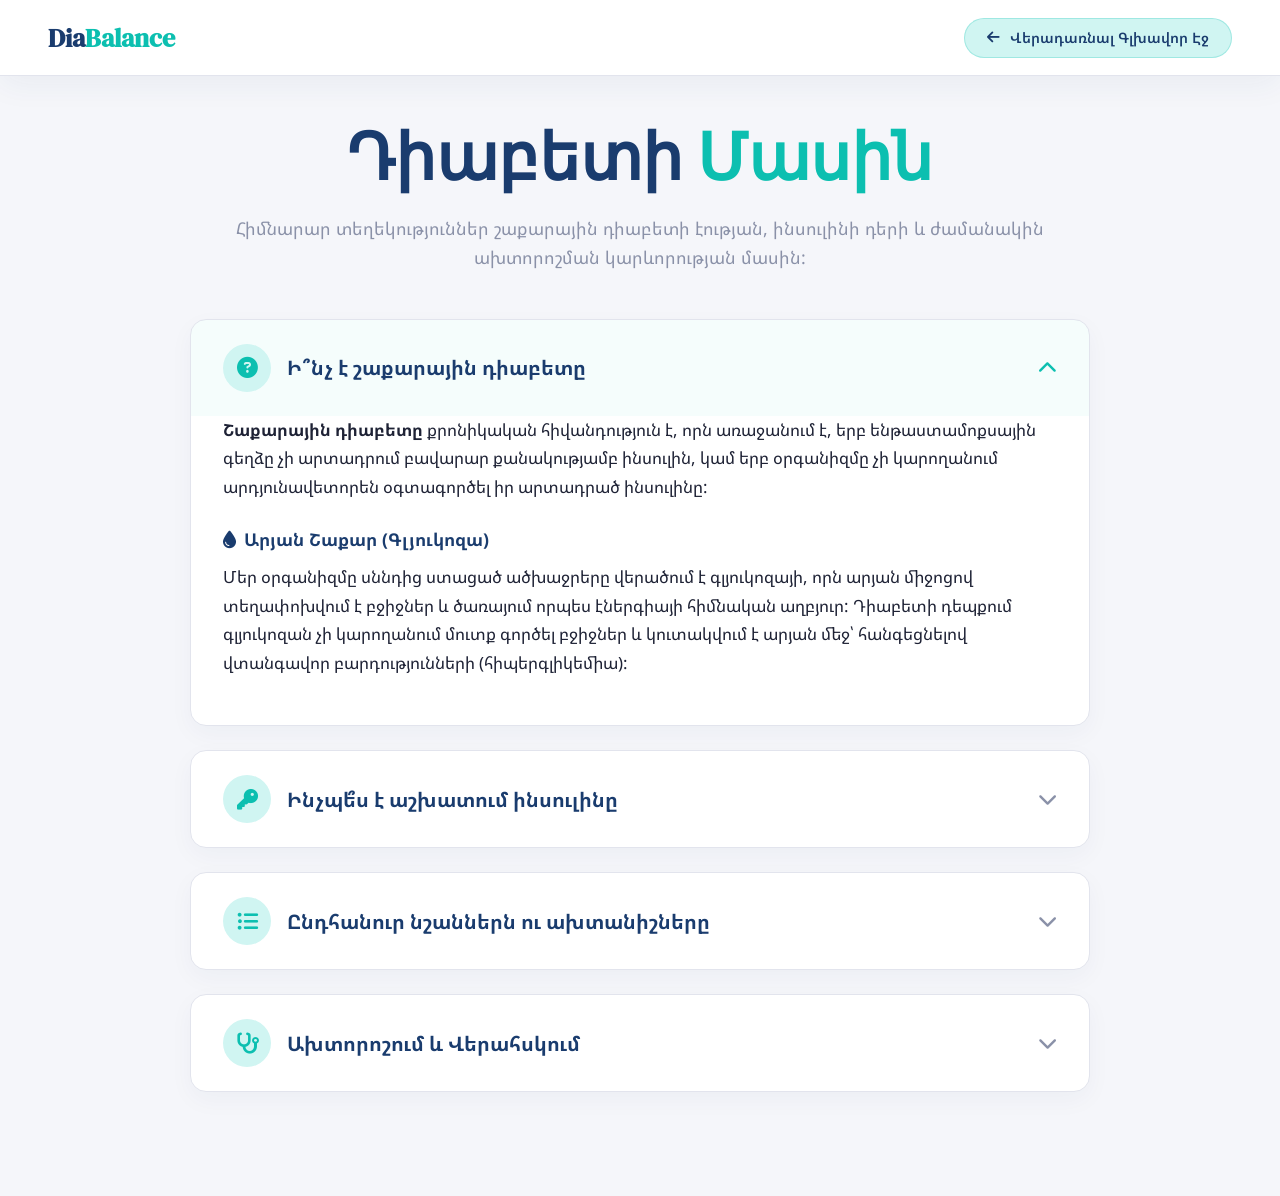
<file: about.html>
<!DOCTYPE html>
<html lang="hy">
<head>
    <meta charset="UTF-8">
    <meta name="viewport" content="width=device-width, initial-scale=1.0">
    <title>Դիաբետի Մասին — DiaBalance</title>
    <!-- Fonts and Icons -->
    <link rel="preconnect" href="https://fonts.googleapis.com">
    <link rel="preconnect" href="https://fonts.gstatic.com" crossorigin>
    <link href="https://fonts.googleapis.com/css2?family=DM+Sans:wght@400;500;700&family=DM+Serif+Display&family=Noto+Sans+Armenian:wght@400;500;600;700&display=swap" rel="stylesheet">
    <link rel="stylesheet" href="https://cdnjs.cloudflare.com/ajax/libs/font-awesome/6.5.2/css/all.min.css">
    <link rel="stylesheet" href="mobile.css">
    <style>
        :root {
            --bg: #f5f6fa;
            --surface: #ffffff;
            --blue: #1a3c6e;
            --teal: #0cbfb0;
            --teal-soft: #d0f5f2;
            --gray-100: #f0f1f5;
            --gray-200: #e2e4ed;
            --gray-500: #8a91a8;
            --gray-800: #1e2235;
        }
        *, *::before, *::after { box-sizing: border-box; }
        body, html {
            margin: 0; padding: 0; width: 100%;
            font-family: 'Noto Sans Armenian', 'DM Sans', sans-serif;
            background: var(--bg); color: var(--gray-800);
            min-height: 100vh; scroll-behavior: smooth;
        }

        /* Nav */
        nav {
            position: fixed; top: 0; left: 0; right: 0; z-index: 50;
            display: flex; align-items: center; justify-content: space-between;
            padding: 1.1rem 3rem; background: rgba(255, 255, 255, 0.95);
            backdrop-filter: blur(16px); -webkit-backdrop-filter: blur(16px);
            border-bottom: 1px solid var(--gray-200); box-shadow: 0 8px 32px rgba(26, 60, 110, .06);
        }
        .logo { font-family: 'DM Serif Display', serif; font-size: 1.6rem; font-weight: 600; color: var(--blue); text-decoration: none; }
        .logo span { color: var(--teal); }
        .nav-back-btn {
            display: inline-flex; align-items: center; gap: 0.6rem;
            padding: 0.6rem 1.4rem; background: var(--teal-soft);
            color: var(--blue) !important; border: 1px solid rgba(12, 191, 176, 0.25);
            border-radius: 100px; font-size: 0.9rem; font-weight: 600; text-decoration: none;
            transition: all 0.3s ease;
        }
        .nav-back-btn:hover {
            background: var(--teal); color: #ffffff !important;
            transform: translateY(-2px); box-shadow: 0 4px 15px rgba(12, 191, 176, 0.3);
        }

        /* Container */
        .content-wrapper { padding-top: 120px; padding-bottom: 80px; max-width: 900px; margin: 0 auto; width: 90%; }
        .page-title { text-align: center; font-size: clamp(2rem, 5vw, 3.5rem); font-family: 'DM Serif Display', serif; color: var(--blue); margin-bottom: 1rem; margin-top:0;}
        .page-title span { color: var(--teal); }
        .page-subtitle { text-align: center; color: var(--gray-500); font-size: 1.1rem; margin-bottom: 3rem; line-height: 1.6; }

        /* Accordion */
        .accordion { background: var(--surface); border: 1px solid var(--gray-200); border-radius: 16px; margin-bottom: 1.5rem; box-shadow: 0 8px 24px rgba(26, 60, 110, 0.04); overflow: hidden; transition: all 0.3s ease; }
        .accordion:hover { border-color: var(--teal); box-shadow: 0 12px 32px rgba(12, 191, 176, 0.1); }
        .acc-header { width: 100%; text-align: left; background: none; border: none; padding: 1.5rem 2rem; display: flex; align-items: center; justify-content: space-between; cursor: pointer; color: var(--blue); font-size: 1.25rem; font-weight: 700; font-family: inherit; transition: background 0.3s; }
        .acc-title-wrap { display: flex; align-items: center; gap: 1rem; }
        .acc-icon { width: 48px; height: 48px; border-radius: 50%; background: var(--teal-soft); color: var(--teal); display: flex; align-items: center; justify-content: center; font-size: 1.3rem; flex-shrink: 0; }
        .acc-chevron { color: var(--gray-500); transition: transform 0.4s cubic-bezier(0.22,0.87,0.38,0.99); font-size: 1.2rem; }
        .accordion.active .acc-chevron { transform: rotate(180deg); color: var(--teal); }
        .accordion.active .acc-header { background: rgba(12, 191, 176, 0.04); }
        .acc-content { max-height: 0; overflow: hidden; transition: max-height 0.5s cubic-bezier(0.22,0.87,0.38,0.99); }
        .acc-body { padding: 0 2rem 2rem 2rem; color: var(--gray-800); line-height: 1.7; font-size: 1.05rem; }
        .acc-body h4 { color: var(--blue); margin: 1.5rem 0 0.5rem; font-size: 1.1rem; font-weight: 700; display: flex; align-items: center; gap: 8px; }
        .acc-body p { margin-top: 0; margin-bottom: 1rem; }
        .acc-body ul { list-style: none; padding-left: 0; margin-bottom: 1rem; }
        .acc-body li { position: relative; padding-left: 1.5rem; margin-bottom: 0.6rem; }
        .acc-body li::before { content: '•'; color: var(--teal); position: absolute; left: 0; font-weight: 900; font-size: 1.2rem; line-height: 1; }
        
        @media(max-width: 640px) {
            nav { padding: 1rem 1.5rem; }
            .acc-header { padding: 1.2rem 1.5rem; font-size: 1.1rem; }
            .acc-body { padding: 0 1.5rem 1.5rem 1.5rem; }
        }
    </style>
</head>
<body>

    <nav id="navbar">
        <a href="index.html" class="logo">Dia<span>Balance</span></a>
        <a href="index.html" class="nav-back-btn"><i class="fa-solid fa-arrow-left"></i> Վերադառնալ Գլխավոր Էջ</a>
    </nav>

    <div class="content-wrapper">
        <h1 class="page-title">Դիաբետի <span>Մասին</span></h1>
        <p class="page-subtitle">Հիմնարար տեղեկություններ շաքարային դիաբետի էության, ինսուլինի դերի և ժամանակին ախտորոշման կարևորության մասին:</p>

        <!-- Accordion 1 -->
        <div class="accordion">
            <button class="acc-header">
                <div class="acc-title-wrap">
                    <div class="acc-icon"><i class="fa-solid fa-circle-question"></i></div>
                    <span>Ի՞նչ է շաքարային դիաբետը</span>
                </div>
                <i class="fa-solid fa-chevron-down acc-chevron"></i>
            </button>
            <div class="acc-content">
                <div class="acc-body">
                    <p><strong>Շաքարային դիաբետը</strong> քրոնիկական հիվանդություն է, որն առաջանում է, երբ ենթաստամոքսային գեղձը չի արտադրում բավարար քանակությամբ ինսուլին, կամ երբ օրգանիզմը չի կարողանում արդյունավետորեն օգտագործել իր արտադրած ինսուլինը:</p>
                    
                    <h4><i class="fa-solid fa-droplet"></i> Արյան Շաքար (Գլյուկոզա)</h4>
                    <p>Մեր օրգանիզմը սննդից ստացած ածխաջրերը վերածում է գլյուկոզայի, որն արյան միջոցով տեղափոխվում է բջիջներ և ծառայում որպես էներգիայի հիմնական աղբյուր: Դիաբետի դեպքում գլյուկոզան չի կարողանում մուտք գործել բջիջներ և կուտակվում է արյան մեջ՝ հանգեցնելով վտանգավոր բարդությունների (հիպերգլիկեմիա):</p>
                </div>
            </div>
        </div>

        <!-- Accordion 2 -->
        <div class="accordion">
            <button class="acc-header">
                <div class="acc-title-wrap">
                    <div class="acc-icon"><i class="fa-solid fa-key"></i></div>
                    <span>Ինչպե՞ս է աշխատում ինսուլինը</span>
                </div>
                <i class="fa-solid fa-chevron-down acc-chevron"></i>
            </button>
            <div class="acc-content">
                <div class="acc-body">
                    <p><strong>Ինսուլինը</strong> հորմոն է, որն արտադրվում է ենթաստամոքսային գեղձի (պանկրեասի) բետա-բջիջների կողմից:</p>
                    
                    <h4><i class="fa-solid fa-unlock-keyhole"></i> Բանալի բջիջների համար</h4>
                    <p>Պատկերացրեք ինսուլինը որպես "բանալի", որը բացում է բջիջների դռները՝ թույլ տալով, որ արյան մեջ եղած գլյուկոզան ներթափանցի այնտեղ: Առանց այդ բանալու, գլյուկոզան մնում է փակված դրսում (արյան մեջ), իսկ բջիջները "սոված" են մնում և չեն ստանում անհրաժեշտ էներգիան:</p>
                    <p>Այդ իսկ պատճառով, դիաբետով հիվանդները մշտապես քաղց և հոգնածություն են զգում, չնայած արյան մեջ շաքարի ավելցուկին:</p>
                </div>
            </div>
        </div>

        <!-- Accordion 3 -->
        <div class="accordion">
            <button class="acc-header">
                <div class="acc-title-wrap">
                    <div class="acc-icon"><i class="fa-solid fa-list-ul"></i></div>
                    <span>Ընդհանուր նշաններն ու ախտանիշները</span>
                </div>
                <i class="fa-solid fa-chevron-down acc-chevron"></i>
            </button>
            <div class="acc-content">
                <div class="acc-body">
                    <p>Շաքարային դիաբետի վաղ բացահայտումը շատ կարևոր է: Հիմնական նախազգուշացնող նշաններն են՝</p>
                    <ul>
                        <li><strong>Հաճախակի միզարձակում:</strong> Օրգանիզմը փորձում է ազատվել ավելցուկային շաքարից մեզի միջոցով:</li>
                        <li><strong>Անհագ ծարավ:</strong> Հաճախակի միզարձակման պատճառով օրգանիզմը ջրազրկվում է և մշտապես հեղուկ է պահանջում:</li>
                        <li><strong>Անբացատրելի քաշի կորուստ:</strong> Երբ բջիջները չեն ստանում էներգիա գլյուկոզայից, օրգանիզմը սկսում է այրել սեփական ճարպն ու մկանները:</li>
                        <li><strong>Մշտական հոգնածություն:</strong> Էներգիայի պակասի ուղիղ հետևանքը:</li>
                        <li><strong>Տեսողության վատթարացում:</strong> Արյան մեջ շաքարի բարձր մակարդակը քաշում է հեղուկը աչքի ոսպնյակից՝ դժվարացնելով ֆոկուսավորումը:</li>
                    </ul>
                </div>
            </div>
        </div>

        <!-- Accordion 4 -->
        <div class="accordion">
            <button class="acc-header">
                <div class="acc-title-wrap">
                    <div class="acc-icon"><i class="fa-solid fa-stethoscope"></i></div>
                    <span>Ախտորոշում և Վերահսկում</span>
                </div>
                <i class="fa-solid fa-chevron-down acc-chevron"></i>
            </button>
            <div class="acc-content">
                <div class="acc-body">
                    <p>Դիաբետը հաստատվում է արյան և մեզի լաբորատոր թեստերի միջոցով:</p>
                    
                    <h4><i class="fa-solid fa-vial"></i> Հիմնական թեստերը</h4>
                    <ul>
                        <li><strong>Քաղցած ժամանակ արյան գլյուկոզայի թեստ (FPG):</strong> Չափվում է նախաճաշից առաջ: ≥ 7.0 մմոլ/լ արդյունքը վկայում է դիաբետի մասին:</li>
                        <li><strong>Գլիկոզիլացված հեմոգլոբին (HbA1c):</strong> Ցույց է տալիս արյան շաքարի միջին մակարդակը վերջին 2-3 ամիսների ընթացքում: ≥ 6.5% արդյունքը ախտորոշիչ է:</li>
                        <li><strong>Գլյուկոզայի տոլերանտության թեստ (OGTT):</strong> Ստուգում է օրգանիզմի արձագանքը գլյուկոզայի մեծ չափաբաժնին:</li>
                    </ul>

                    <h4><i class="fa-solid fa-heart-pulse"></i> Բարդությունների Կանխարգելում</h4>
                    <p>Դիաբետի ժամանակին և գրագետ վերահսկումը կանխում է լուրջ բարդություններ, ինչպիսիք են՝ սրտանոթային հիվանդությունները, երիկամների անբավարարությունը, կուրությունը և նյարդերի վնասումը: Պահպանեք բժշկի ցուցումները և վարեք ակտիվ կյանք:</p>
                </div>
            </div>
        </div>

    </div>

    <script src="mobile-nav.js"></script>
    <script>
        // Vanilla JS Accordion Logic
        document.addEventListener('DOMContentLoaded', () => {
            const accordions = document.querySelectorAll('.accordion');

            accordions.forEach(acc => {
                const header = acc.querySelector('.acc-header');
                const content = acc.querySelector('.acc-content');

                header.addEventListener('click', () => {
                    const isActive = acc.classList.contains('active');
                    
                    accordions.forEach(a => {
                        a.classList.remove('active');
                        a.querySelector('.acc-content').style.maxHeight = null;
                    });

                    if (!isActive) {
                        acc.classList.add('active');
                        content.style.maxHeight = content.scrollHeight + "px";
                    }
                });
            });

            if(accordions.length > 0) {
                accordions[0].classList.add('active');
                const firstContent = accordions[0].querySelector('.acc-content');
                firstContent.style.maxHeight = firstContent.scrollHeight + "px";
            }
        });
    </script>
</body>
</html>
</file>
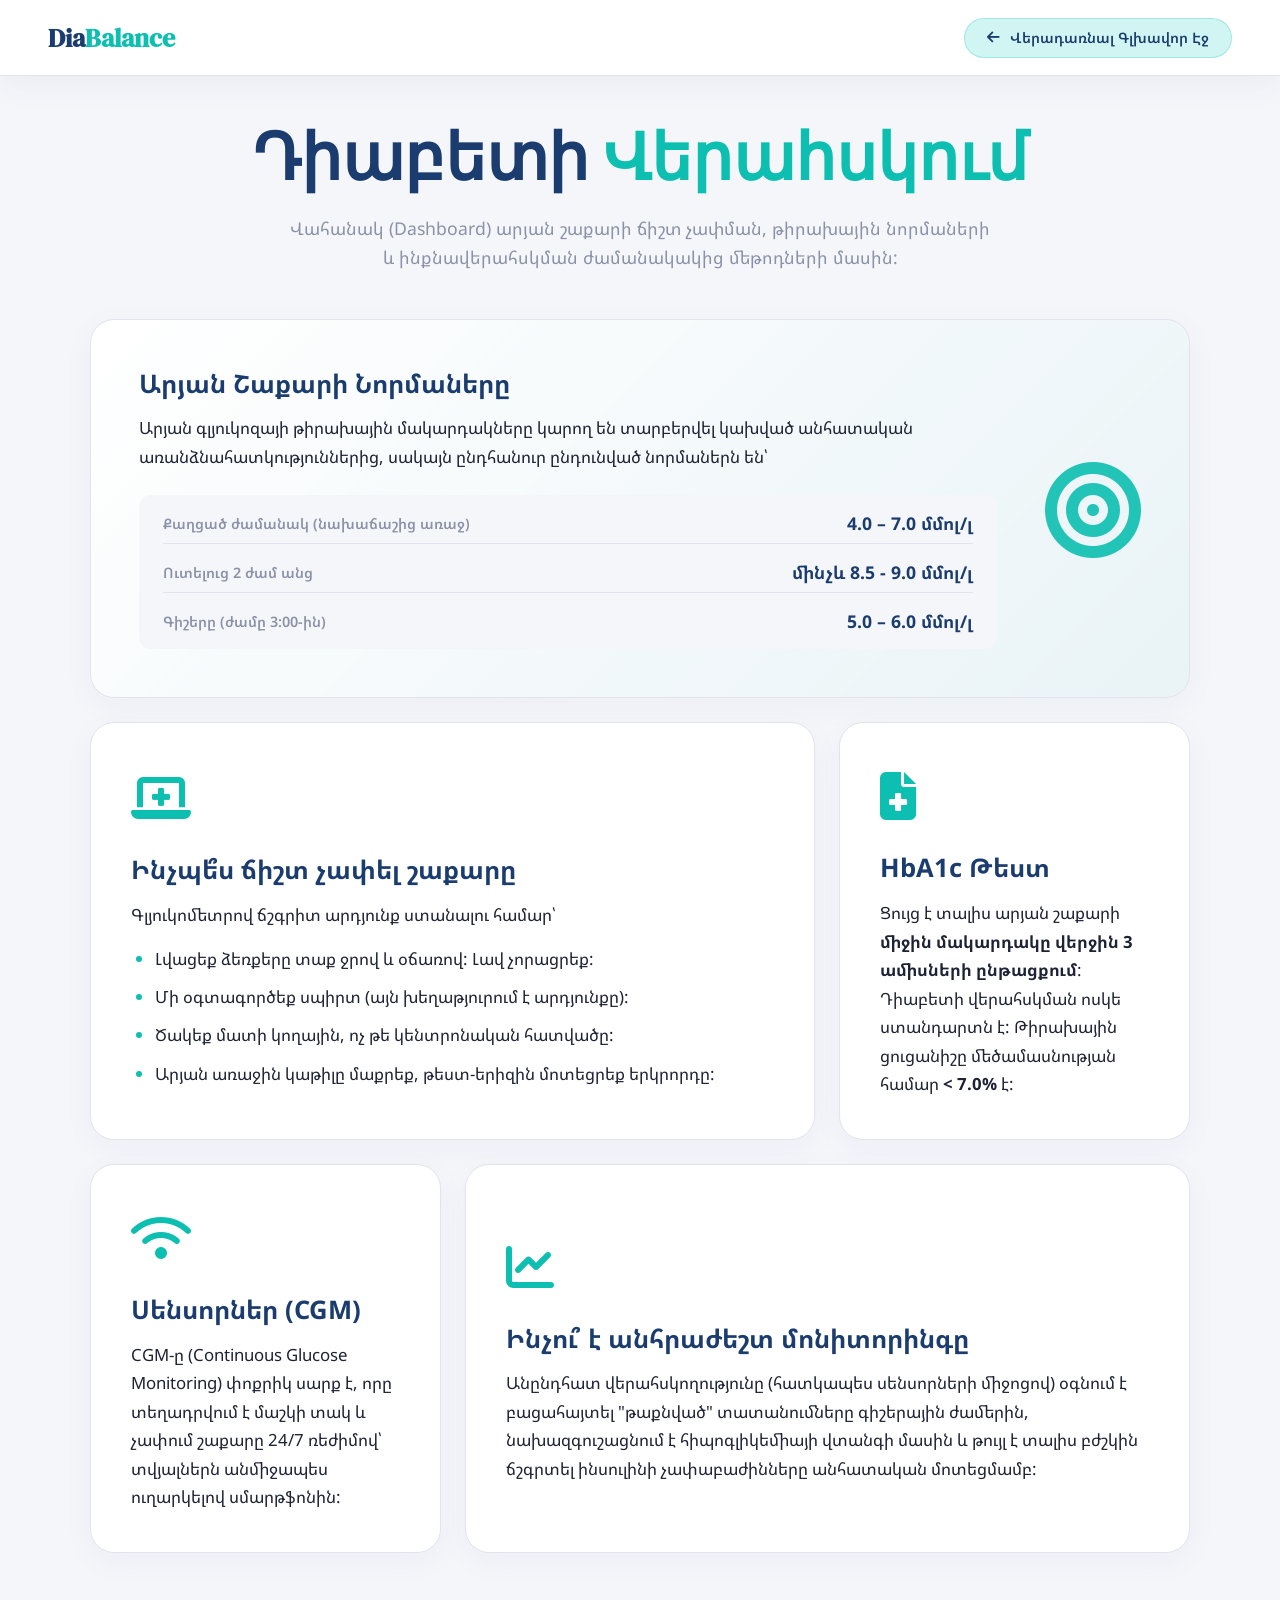
<file: control.html>
<!DOCTYPE html>
<html lang="hy">
<head>
    <meta charset="UTF-8">
    <meta name="viewport" content="width=device-width, initial-scale=1.0">
    <title>Դիաբետի Վերահսկում — DiaBalance</title>
    <link rel="preconnect" href="https://fonts.googleapis.com">
    <link rel="preconnect" href="https://fonts.gstatic.com" crossorigin>
    <link href="https://fonts.googleapis.com/css2?family=DM+Sans:wght@400;500;700&family=DM+Serif+Display&family=Noto+Sans+Armenian:wght@400;500;600;700&display=swap" rel="stylesheet">
    <link rel="stylesheet" href="https://cdnjs.cloudflare.com/ajax/libs/font-awesome/6.5.2/css/all.min.css">
    <link rel="stylesheet" href="mobile.css">
    <style>
        :root {
            --bg: #f5f6fa; --surface: #ffffff; --blue: #1a3c6e;
            --teal: #0cbfb0; --teal-soft: #d0f5f2;
            --gray-100: #f0f1f5; --gray-200: #e2e4ed; --gray-500: #8a91a8; --gray-800: #1e2235;
        }
        *, *::before, *::after { box-sizing: border-box; }
        body, html { margin: 0; padding: 0; width: 100%; font-family: 'Noto Sans Armenian', 'DM Sans', sans-serif; background: var(--bg); color: var(--gray-800); min-height: 100vh; scroll-behavior: smooth; }
        nav { position: fixed; top: 0; left: 0; right: 0; z-index: 50; display: flex; align-items: center; justify-content: space-between; padding: 1.1rem 3rem; background: rgba(255, 255, 255, 0.95); backdrop-filter: blur(16px); -webkit-backdrop-filter: blur(16px); border-bottom: 1px solid var(--gray-200); box-shadow: 0 8px 32px rgba(26, 60, 110, .06); }
        .logo { font-family: 'DM Serif Display', serif; font-size: 1.6rem; font-weight: 600; color: var(--blue); text-decoration: none; }
        .logo span { color: var(--teal); }
        .nav-back-btn { display: inline-flex; align-items: center; gap: 0.6rem; padding: 0.6rem 1.4rem; background: var(--teal-soft); color: var(--blue) !important; border: 1px solid rgba(12, 191, 176, 0.25); border-radius: 100px; font-size: 0.9rem; font-weight: 600; text-decoration: none; transition: all 0.3s ease; }
        .nav-back-btn:hover { background: var(--teal); color: #ffffff !important; transform: translateY(-2px); box-shadow: 0 4px 15px rgba(12, 191, 176, 0.3); }
        .content-wrapper { padding-top: 120px; padding-bottom: 80px; max-width: 1100px; margin: 0 auto; width: 90%; }
        .page-title { text-align: center; font-size: clamp(2rem, 5vw, 3.5rem); font-family: 'DM Serif Display', serif; color: var(--blue); margin-bottom: 1rem; margin-top:0;}
        .page-title span { color: var(--teal); }
        .page-subtitle { text-align: center; color: var(--gray-500); font-size: 1.1rem; margin-bottom: 3rem; line-height: 1.6; max-width: 700px; margin-left: auto; margin-right: auto;}

        /* Bento Grid */
        .bento-grid { display: grid; grid-template-columns: repeat(3, 1fr); gap: 1.5rem; margin-bottom: 4rem; }
        .bento-card { background: var(--surface); border: 1px solid var(--gray-200); border-radius: 24px; padding: 2.5rem; box-shadow: 0 8px 32px rgba(26, 60, 110, 0.04); transition: all 0.4s cubic-bezier(0.22,0.87,0.38,0.99); position: relative; overflow: hidden; display: flex; flex-direction: column; justify-content: center; }
        .bento-card:hover { transform: translateY(-5px); border-color: var(--teal); box-shadow: 0 15px 40px rgba(12, 191, 176, 0.12); }
        
        .bento-large { grid-column: span 3; flex-direction: row; align-items: center; justify-content: space-between; gap: 3rem; background: linear-gradient(135deg, var(--surface) 0%, rgba(12,191,176,0.05) 100%); padding: 3rem; }
        .bento-wide { grid-column: span 2; }
        
        .bento-icon { font-size: 3rem; color: var(--teal); margin-bottom: 1.5rem; }
        .bento-large .bento-icon { font-size: 6rem; opacity: 0.9; margin: 0;}
        .bento-title { font-size: 1.6rem; font-weight: 700; color: var(--blue); margin-top: 0; margin-bottom: 1rem; line-height: 1.2; }
        .bento-text { color: var(--gray-800); line-height: 1.7; font-size: 1.05rem; margin: 0;}
        .bento-text ul { padding-left: 1.5rem; margin-top: 1rem; margin-bottom: 0; }
        .bento-text li { margin-bottom: 0.6rem; }
        .bento-text li::marker { color: var(--teal); font-weight: bold; }

        .target-box { display: flex; flex-direction: column; gap: 0.5rem; background: var(--bg); padding: 1rem 1.5rem; border-radius: 12px; margin-top: 1.5rem; }
        .target-row { display: flex; justify-content: space-between; align-items: center; border-bottom: 1px solid var(--gray-200); padding-bottom: 0.5rem; margin-bottom: 0.5rem; }
        .target-row:last-child { border: none; padding-bottom: 0; margin-bottom: 0; }
        .target-label { color: var(--gray-500); font-size: 0.9rem; font-weight: 600; }
        .target-val { color: var(--blue); font-size: 1.1rem; font-weight: 700; }

        @media(max-width: 900px) {
            .bento-grid { grid-template-columns: 1fr; }
            .bento-large, .bento-wide { grid-column: span 1; }
            .bento-large { flex-direction: column-reverse; align-items: flex-start; text-align: left; padding: 2rem; gap: 1.5rem; }
            .bento-card { padding: 2rem; }
        }
        @media(max-width: 640px) { nav { padding: 1rem 1.5rem; } }
    </style>
</head>
<body>
    <nav id="navbar">
        <a href="index.html" class="logo">Dia<span>Balance</span></a>
        <a href="index.html" class="nav-back-btn"><i class="fa-solid fa-arrow-left"></i> Վերադառնալ Գլխավոր Էջ</a>
    </nav>

    <div class="content-wrapper">
        <h1 class="page-title">Դիաբետի <span>Վերահսկում</span></h1>
        <p class="page-subtitle">Վահանակ (Dashboard) արյան շաքարի ճիշտ չափման, թիրախային նորմաների և ինքնավերահսկման ժամանակակից մեթոդների մասին:</p>

        <div class="bento-grid">
            
            <!-- Large Card -->
            <div class="bento-card bento-large">
                <div>
                    <h2 class="bento-title">Արյան Շաքարի Նորմաները</h2>
                    <p class="bento-text">Արյան գլյուկոզայի թիրախային մակարդակները կարող են տարբերվել կախված անհատական առանձնահատկություններից, սակայն ընդհանուր ընդունված նորմաներն են՝</p>
                    <div class="target-box">
                        <div class="target-row"><span class="target-label">Քաղցած ժամանակ (նախաճաշից առաջ)</span> <span class="target-val">4.0 – 7.0 մմոլ/լ</span></div>
                        <div class="target-row"><span class="target-label">Ուտելուց 2 ժամ անց</span> <span class="target-val">մինչև 8.5 - 9.0 մմոլ/լ</span></div>
                        <div class="target-row"><span class="target-label">Գիշերը (ժամը 3:00-ին)</span> <span class="target-val">5.0 – 6.0 մմոլ/լ</span></div>
                    </div>
                </div>
                <div class="bento-icon"><i class="fa-solid fa-bullseye"></i></div>
            </div>

            <!-- Wide Card -->
            <div class="bento-card bento-wide">
                <div class="bento-icon"><i class="fa-solid fa-laptop-medical"></i></div>
                <h2 class="bento-title">Ինչպե՞ս ճիշտ չափել շաքարը</h2>
                <div class="bento-text">
                    Գլյուկոմետրով ճշգրիտ արդյունք ստանալու համար՝
                    <ul>
                        <li>Լվացեք ձեռքերը տաք ջրով և օճառով: Լավ չորացրեք:</li>
                        <li>Մի օգտագործեք սպիրտ (այն խեղաթյուրում է արդյունքը):</li>
                        <li>Ծակեք մատի կողային, ոչ թե կենտրոնական հատվածը:</li>
                        <li>Արյան առաջին կաթիլը մաքրեք, թեստ-երիզին մոտեցրեք երկրորդը:</li>
                    </ul>
                </div>
            </div>

            <!-- Square Card 1 -->
            <div class="bento-card">
                <div class="bento-icon"><i class="fa-solid fa-file-medical"></i></div>
                <h2 class="bento-title">HbA1c Թեստ</h2>
                <p class="bento-text">Ցույց է տալիս արյան շաքարի <strong>միջին մակարդակը վերջին 3 ամիսների ընթացքում</strong>: Դիաբետի վերահսկման ոսկե ստանդարտն է: Թիրախային ցուցանիշը մեծամասնության համար <strong>&lt; 7.0%</strong> է:</p>
            </div>

            <!-- Square Card 2 -->
            <div class="bento-card">
                <div class="bento-icon"><i class="fa-solid fa-wifi"></i></div>
                <h2 class="bento-title">Սենսորներ (CGM)</h2>
                <p class="bento-text">CGM-ը (Continuous Glucose Monitoring) փոքրիկ սարք է, որը տեղադրվում է մաշկի տակ և չափում շաքարը 24/7 ռեժիմով՝ տվյալներն անմիջապես ուղարկելով սմարթֆոնին:</p>
            </div>

            <!-- Wide Card 2 -->
            <div class="bento-card bento-wide">
                <div class="bento-icon"><i class="fa-solid fa-chart-line"></i></div>
                <h2 class="bento-title">Ինչու՞ է անհրաժեշտ մոնիտորինգը</h2>
                <p class="bento-text">Անընդհատ վերահսկողությունը (հատկապես սենսորների միջոցով) օգնում է բացահայտել "թաքնված" տատանումները գիշերային ժամերին, նախազգուշացնում է հիպոգլիկեմիայի վտանգի մասին և թույլ է տալիս բժշկին ճշգրտել ինսուլինի չափաբաժինները անհատական մոտեցմամբ:</p>
            </div>

        </div>
    </div>

    <script src="mobile-nav.js"></script>
</body>
</html>
</file>
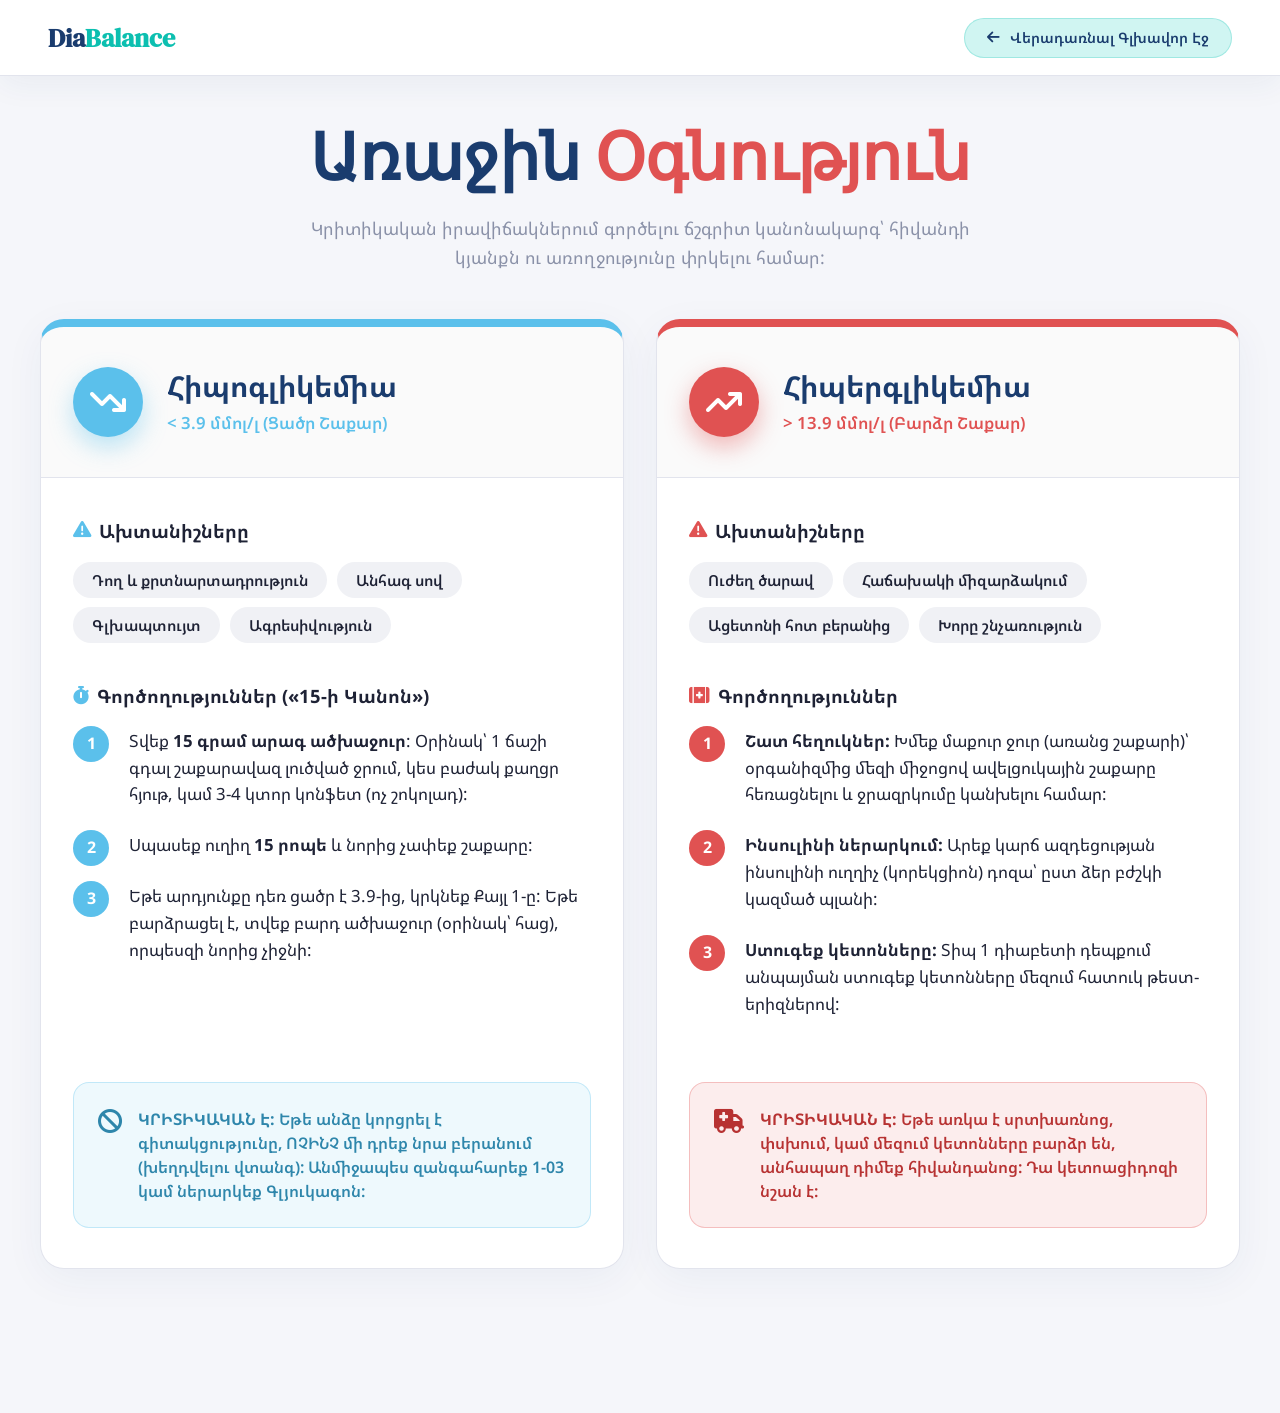
<file: firstaid.html>
<!DOCTYPE html>
<html lang="hy">
<head>
    <meta charset="UTF-8">
    <meta name="viewport" content="width=device-width, initial-scale=1.0">
    <title>Առաջին Օգնություն — DiaBalance</title>
    <link rel="preconnect" href="https://fonts.googleapis.com">
    <link rel="preconnect" href="https://fonts.gstatic.com" crossorigin>
    <link href="https://fonts.googleapis.com/css2?family=DM+Sans:wght@400;500;700&family=DM+Serif+Display&family=Noto+Sans+Armenian:wght@400;500;600;700&display=swap" rel="stylesheet">
    <link rel="stylesheet" href="https://cdnjs.cloudflare.com/ajax/libs/font-awesome/6.5.2/css/all.min.css">
    <link rel="stylesheet" href="mobile.css">
    <style>
        :root {
            --bg: #f5f6fa; --surface: #ffffff; --blue: #1a3c6e;
            --teal: #0cbfb0; --teal-soft: #d0f5f2;
            --gray-100: #f0f1f5; --gray-200: #e2e4ed; --gray-500: #8a91a8; --gray-800: #1e2235;
            --red: #e05252; --red-soft: rgba(224, 82, 82, 0.1);
        }
        *, *::before, *::after { box-sizing: border-box; }
        body, html { margin: 0; padding: 0; width: 100%; font-family: 'Noto Sans Armenian', 'DM Sans', sans-serif; background: var(--bg); color: var(--gray-800); min-height: 100vh; scroll-behavior: smooth; }
        nav { position: fixed; top: 0; left: 0; right: 0; z-index: 50; display: flex; align-items: center; justify-content: space-between; padding: 1.1rem 3rem; background: rgba(255, 255, 255, 0.95); backdrop-filter: blur(16px); -webkit-backdrop-filter: blur(16px); border-bottom: 1px solid var(--gray-200); box-shadow: 0 8px 32px rgba(26, 60, 110, .06); }
        .logo { font-family: 'DM Serif Display', serif; font-size: 1.6rem; font-weight: 600; color: var(--blue); text-decoration: none; }
        .logo span { color: var(--teal); }
        .nav-back-btn { display: inline-flex; align-items: center; gap: 0.6rem; padding: 0.6rem 1.4rem; background: var(--teal-soft); color: var(--blue) !important; border: 1px solid rgba(12, 191, 176, 0.25); border-radius: 100px; font-size: 0.9rem; font-weight: 600; text-decoration: none; transition: all 0.3s ease; }
        .nav-back-btn:hover { background: var(--teal); color: #ffffff !important; transform: translateY(-2px); box-shadow: 0 4px 15px rgba(12, 191, 176, 0.3); }
        .content-wrapper { padding-top: 120px; padding-bottom: 80px; max-width: 1200px; margin: 0 auto; width: 95%; }
        .page-title { text-align: center; font-size: clamp(2rem, 5vw, 3.5rem); font-family: 'DM Serif Display', serif; color: var(--blue); margin-bottom: 1rem; margin-top:0;}
        .page-title span { color: var(--red); }
        .page-subtitle { text-align: center; color: var(--gray-500); font-size: 1.1rem; margin-bottom: 3rem; line-height: 1.6; max-width: 700px; margin-left: auto; margin-right: auto;}

        /* Emergency Cards */
        .em-grid { display: grid; grid-template-columns: 1fr 1fr; gap: 2rem; margin-bottom: 4rem; }
        .em-card { background: var(--surface); border: 1px solid var(--gray-200); border-radius: 24px; overflow: hidden; box-shadow: 0 10px 40px rgba(26, 60, 110, 0.05); transition: all 0.4s ease; position: relative; display: flex; flex-direction: column; }
        .em-card:hover { transform: translateY(-8px); box-shadow: 0 20px 50px rgba(0,0,0,0.1); }
        .em-hypo { border-top: 8px solid #5bc0eb; }
        .em-hyper { border-top: 8px solid var(--red); }
        
        .em-header { padding: 2.5rem 2rem; background: rgba(0,0,0,0.02); display: flex; align-items: center; gap: 1.5rem; border-bottom: 1px solid var(--gray-200); }
        .em-icon { width: 70px; height: 70px; border-radius: 50%; display: flex; align-items: center; justify-content: center; font-size: 2rem; color: white; flex-shrink: 0; }
        .em-hypo .em-icon { background: #5bc0eb; box-shadow: 0 10px 25px rgba(91, 192, 235, 0.4); }
        .em-hyper .em-icon { background: var(--red); box-shadow: 0 10px 25px rgba(224, 82, 82, 0.4); }
        
        .em-title { font-size: 1.8rem; font-weight: 700; color: var(--blue); margin: 0; line-height: 1.2; }
        .em-subtitle { font-weight: 600; margin-top: 0.5rem; font-size: 1.05rem; }
        .em-hypo .em-subtitle { color: #5bc0eb; }
        .em-hyper .em-subtitle { color: var(--red); }
        
        .em-body { padding: 2.5rem 2rem; flex: 1; display: flex; flex-direction: column; }
        .em-section-title { font-size: 1.15rem; font-weight: 700; color: var(--gray-800); margin-bottom: 1.2rem; display: flex; align-items: center; gap: 0.5rem; }
        
        .sym-tags { display: flex; flex-wrap: wrap; gap: 0.6rem; margin-bottom: 2.5rem; }
        .sym-tag { background: var(--gray-100); padding: 0.5rem 1.2rem; border-radius: 100px; font-size: 0.95rem; font-weight: 600; color: var(--gray-800); }
        
        .action-list { list-style: none; padding: 0; margin: 0 0 2.5rem 0; counter-reset: action-step; flex: 1; }
        .action-list li { position: relative; padding-left: 3.5rem; margin-bottom: 1.5rem; font-size: 1.05rem; line-height: 1.6; color: var(--gray-800); }
        .action-list li::before { 
            counter-increment: action-step; content: counter(action-step); 
            position: absolute; left: 0; top: -2px; width: 36px; height: 36px; 
            border-radius: 50%; display: flex; align-items: center; justify-content: center; 
            font-weight: 700; font-size: 1rem; color: white;
        }
        .em-hypo .action-list li::before { background: #5bc0eb; }
        .em-hyper .action-list li::before { background: var(--red); }
        
        .alert-callout { padding: 1.5rem; border-radius: 16px; font-weight: 600; font-size: 1rem; display: flex; gap: 1rem; align-items: flex-start; line-height: 1.5;}
        .alert-callout i { font-size: 1.5rem; margin-top: 2px;}
        .em-hypo .alert-callout { background: rgba(91, 192, 235, 0.1); border: 1px solid rgba(91, 192, 235, 0.3); color: #2e86ab; }
        .em-hyper .alert-callout { background: var(--red-soft); border: 1px solid rgba(224, 82, 82, 0.3); color: #b73232; }

        @media(max-width: 900px) {
            .em-grid { grid-template-columns: 1fr; }
            .em-header { padding: 2rem 1.5rem; }
            .em-body { padding: 2rem 1.5rem; }
        }
        @media(max-width: 640px) { nav { padding: 1rem 1.5rem; } }
    </style>
</head>
<body>

    <nav id="navbar">
        <a href="index.html" class="logo">Dia<span>Balance</span></a>
        <a href="index.html" class="nav-back-btn"><i class="fa-solid fa-arrow-left"></i> Վերադառնալ Գլխավոր Էջ</a>
    </nav>

    <div class="content-wrapper">
        <h1 class="page-title">Առաջին <span>Օգնություն</span></h1>
        <p class="page-subtitle">Կրիտիկական իրավիճակներում գործելու ճշգրիտ կանոնակարգ՝ հիվանդի կյանքն ու առողջությունը փրկելու համար:</p>

        <div class="em-grid">
            
            <!-- Hypoglycemia Card -->
            <div class="em-card em-hypo">
                <div class="em-header">
                    <div class="em-icon"><i class="fa-solid fa-arrow-trend-down"></i></div>
                    <div>
                        <h2 class="em-title">Հիպոգլիկեմիա</h2>
                        <div class="em-subtitle">&lt; 3.9 մմոլ/լ (Ցածր Շաքար)</div>
                    </div>
                </div>
                <div class="em-body">
                    <div class="em-section-title"><i class="fa-solid fa-triangle-exclamation" style="color:#5bc0eb;"></i> Ախտանիշները</div>
                    <div class="sym-tags">
                        <span class="sym-tag">Դող և քրտնարտադրություն</span>
                        <span class="sym-tag">Անհագ սով</span>
                        <span class="sym-tag">Գլխապտույտ</span>
                        <span class="sym-tag">Ագրեսիվություն</span>
                    </div>

                    <div class="em-section-title"><i class="fa-solid fa-stopwatch" style="color:#5bc0eb;"></i> Գործողություններ («15-ի Կանոն»)</div>
                    <ul class="action-list">
                        <li>Տվեք <strong>15 գրամ արագ ածխաջուր</strong>: Օրինակ՝ 1 ճաշի գդալ շաքարավազ լուծված ջրում, կես բաժակ քաղցր հյութ, կամ 3-4 կտոր կոնֆետ (ոչ շոկոլադ):</li>
                        <li>Սպասեք ուղիղ <strong>15 րոպե</strong> և նորից չափեք շաքարը:</li>
                        <li>Եթե արդյունքը դեռ ցածր է 3.9-ից, կրկնեք Քայլ 1-ը: Եթե բարձրացել է, տվեք բարդ ածխաջուր (օրինակ՝ հաց), որպեսզի նորից չիջնի:</li>
                    </ul>

                    <div class="alert-callout">
                        <i class="fa-solid fa-ban"></i>
                        <div><strong>ԿՐԻՏԻԿԱԿԱՆ Է:</strong> Եթե անձը կորցրել է գիտակցությունը, ՈՉԻՆՉ մի դրեք նրա բերանում (խեղդվելու վտանգ): Անմիջապես զանգահարեք 1-03 կամ ներարկեք Գլյուկագոն:</div>
                    </div>
                </div>
            </div>

            <!-- Hyperglycemia Card -->
            <div class="em-card em-hyper">
                <div class="em-header">
                    <div class="em-icon"><i class="fa-solid fa-arrow-trend-up"></i></div>
                    <div>
                        <h2 class="em-title">Հիպերգլիկեմիա</h2>
                        <div class="em-subtitle">&gt; 13.9 մմոլ/լ (Բարձր Շաքար)</div>
                    </div>
                </div>
                <div class="em-body">
                    <div class="em-section-title"><i class="fa-solid fa-triangle-exclamation" style="color:var(--red);"></i> Ախտանիշները</div>
                    <div class="sym-tags">
                        <span class="sym-tag">Ուժեղ ծարավ</span>
                        <span class="sym-tag">Հաճախակի միզարձակում</span>
                        <span class="sym-tag">Ացետոնի հոտ բերանից</span>
                        <span class="sym-tag">Խորը շնչառություն</span>
                    </div>

                    <div class="em-section-title"><i class="fa-solid fa-kit-medical" style="color:var(--red);"></i> Գործողություններ</div>
                    <ul class="action-list">
                        <li><strong>Շատ հեղուկներ:</strong> Խմեք մաքուր ջուր (առանց շաքարի)՝ օրգանիզմից մեզի միջոցով ավելցուկային շաքարը հեռացնելու և ջրազրկումը կանխելու համար:</li>
                        <li><strong>Ինսուլինի ներարկում:</strong> Արեք կարճ ազդեցության ինսուլինի ուղղիչ (կորեկցիոն) դոզա՝ ըստ ձեր բժշկի կազմած պլանի:</li>
                        <li><strong>Ստուգեք կետոնները:</strong> Տիպ 1 դիաբետի դեպքում անպայման ստուգեք կետոնները մեզում հատուկ թեստ-երիզներով:</li>
                    </ul>

                    <div class="alert-callout">
                        <i class="fa-solid fa-truck-medical"></i>
                        <div><strong>ԿՐԻՏԻԿԱԿԱՆ Է:</strong> Եթե առկա է սրտխառնոց, փսխում, կամ մեզում կետոնները բարձր են, անհապաղ դիմեք հիվանդանոց: Դա կետոացիդոզի նշան է:</div>
                    </div>
                </div>
            </div>

        </div>
    </div>

    <script src="mobile-nav.js"></script>
</body>
</html>
</file>
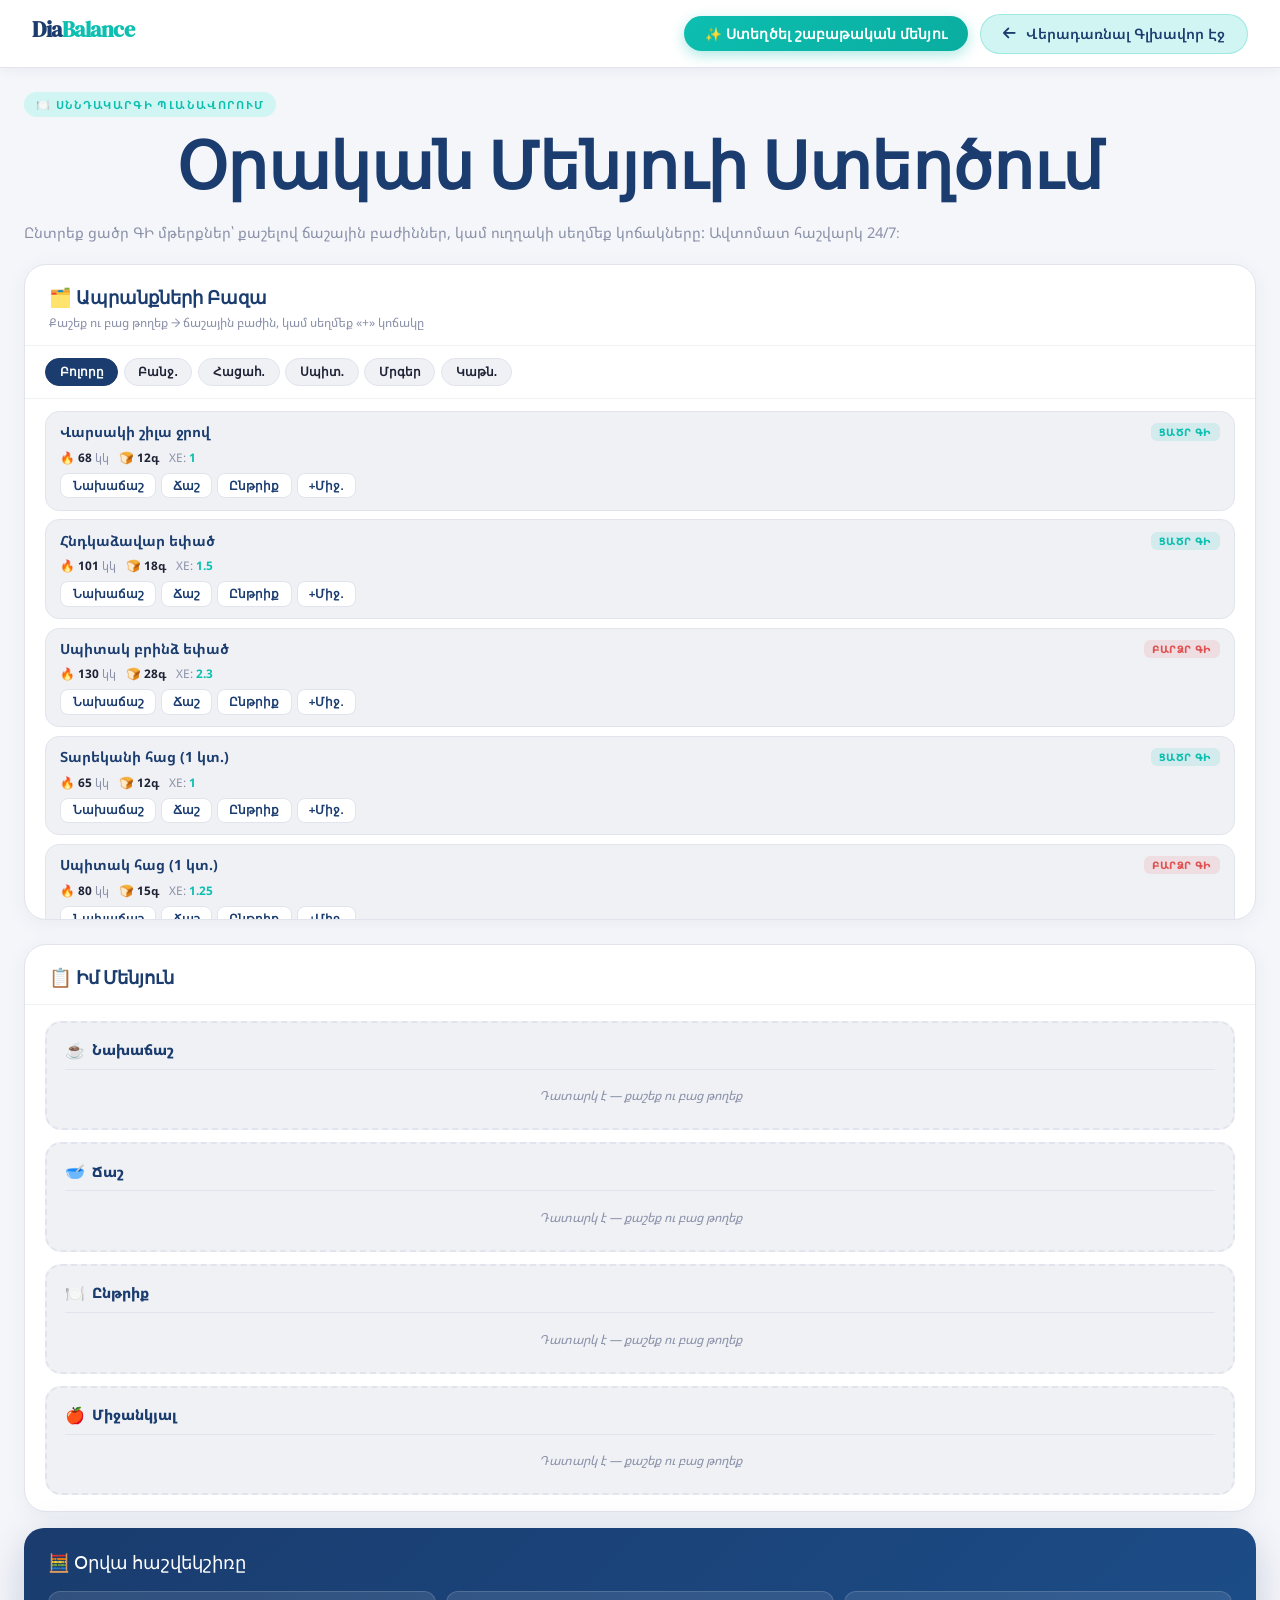
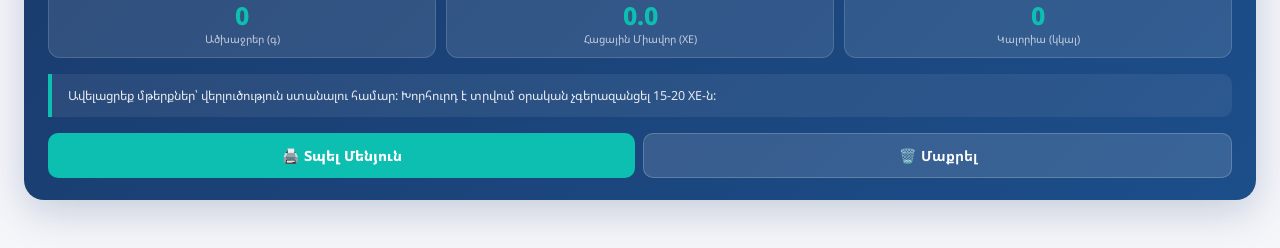
<file: menu.html>
<!DOCTYPE html>
<html lang="hy">

<head>
    <meta charset="UTF-8" />
    <meta name="viewport" content="width=device-width, initial-scale=1.0" />
    <title>Մենյուի Կազմում — DiaBalance</title>
    <!-- Font Awesome & Fonts -->
    <link rel="stylesheet" href="https://cdnjs.cloudflare.com/ajax/libs/font-awesome/6.5.2/css/all.min.css" />
    <link
        href="https://fonts.googleapis.com/css2?family=DM+Sans:ital,wght@0,300;0,400;0,500;0,600;0,700;1,300&family=DM+Serif+Display:ital@0;1&family=Noto+Sans+Armenian:wght@300;400;500;600;700&display=swap"
        rel="stylesheet" />
    <link rel="stylesheet" href="mobile.css" />
    <style>
        :root {
            --bg: #f5f6fa;
            --surface: #ffffff;
            --blue: #1a3c6e;
            --blue-mid: #2563b0;
            --teal: #0cbfb0;
            --teal-soft: #d0f5f2;
            --gray-100: #f0f1f5;
            --gray-200: #e2e4ed;
            --gray-500: #8a91a8;
            --gray-800: #1e2235;
            --red: #e05252;
            --yellow: #fde74c;
        }

        *,
        *::before,
        *::after {
            box-sizing: border-box;
        }

        body {
            margin: 0;
            padding: 0;
            font-family: 'Noto Sans Armenian', 'DM Sans', sans-serif;
            background: var(--bg);
            color: var(--gray-800);
            min-height: 100vh;
        }

        /* Navbar */
        .nav-bar {
            position: sticky;
            top: 0;
            z-index: 100;
            display: flex;
            alignItems: center;
            justify-content: space-between;
            padding: 0.85rem 2rem;
            background: rgba(255, 255, 255, 0.97);
            border-bottom: 1px solid var(--gray-200);
            box-shadow: 0 2px 12px rgba(26, 60, 110, .06);
            backdrop-filter: blur(20px);
            gap: 1rem;
            flex-wrap: wrap;
        }

        .logo {
            font-family: 'DM Serif Display', serif;
            font-size: 1.4rem;
            font-weight: 700;
            color: var(--blue);
            letter-spacing: -0.02em;
            text-decoration: none;
        }

        .logo span {
            color: var(--teal);
        }

        .nav-right {
            display: flex;
            align-items: center;
            gap: 0.75rem;
            flex-wrap: wrap;
        }

        .gen-btn {
            display: inline-flex;
            align-items: center;
            gap: 0.5rem;
            padding: 0.6rem 1.3rem;
            background: linear-gradient(135deg, var(--teal) 0%, #0aada0 100%);
            color: #fff;
            border: none;
            border-radius: 100px;
            font-size: 0.85rem;
            font-weight: 700;
            cursor: pointer;
            box-shadow: 0 4px 14px rgba(12, 191, 176, 0.35);
            transition: all 0.25s;
            letter-spacing: 0.01em;
        }

        .gen-btn:hover {
            transform: translateY(-2px);
            box-shadow: 0 8px 22px rgba(12, 191, 176, 0.45);
        }

        .nav-back-btn {
            display: inline-flex;
            align-items: center;
            gap: 0.6rem;
            padding: 0.6rem 1.4rem;
            background: var(--teal-soft);
            color: var(--blue) !important;
            border: 1px solid rgba(12, 191, 176, 0.25);
            border-radius: 100px;
            font-size: 0.9rem;
            font-weight: 600;
            text-decoration: none;
            transition: all 0.3s ease;
        }

        .nav-back-btn:hover {
            background: var(--teal);
            color: #ffffff !important;
            transform: translateY(-2px);
            box-shadow: 0 4px 15px rgba(12, 191, 176, 0.3);
        }

        .main {
            max-width: 1280px;
            margin: 0 auto;
            padding: 1.5rem 1.5rem 3rem;
        }

        .label {
            display: inline-flex;
            align-items: center;
            gap: 6px;
            background: var(--teal-soft);
            color: var(--teal);
            font-size: 0.7rem;
            font-weight: 700;
            letter-spacing: 0.12em;
            text-transform: uppercase;
            padding: 5px 12px;
            border-radius: 100px;
            margin-bottom: 0.75rem;
        }

        .page-title {
            font-family: 'DM Serif Display', serif;
            /* font-size handled by mobile.css */
            color: var(--blue);
            margin-bottom: 0.2rem;
            line-height: 1.15;
            margin-top: 0;
        }

        .page-sub {
            font-size: 0.92rem;
            color: var(--gray-500);
            margin-bottom: 1.25rem;
            line-height: 1.6;
        }

        /* Weekly Banner */
        .week-banner {
            display: none;
            align-items: center;
            justify-content: space-between;
            background: linear-gradient(135deg, var(--teal-soft) 0%, rgba(37, 99, 176, 0.08) 100%);
            border: 1px solid rgba(12, 191, 176, 0.3);
            border-radius: 14px;
            padding: 0.85rem 1.2rem;
            margin-bottom: 1.25rem;
            flex-wrap: wrap;
            gap: 0.5rem;
        }

        .week-banner.active {
            display: flex;
        }

        .week-banner-text {
            font-size: 0.85rem;
            color: var(--blue);
            font-weight: 600;
        }

        .week-banner-sub {
            font-size: 0.75rem;
            color: var(--gray-500);
            margin-top: 2px;
        }

        /* Day Tabs */
        .day-tabs-wrap {
            display: none;
            gap: 0.4rem;
            flex-wrap: wrap;
            background: var(--surface);
            padding: 0.65rem 1rem;
            border-radius: 14px;
            border: 1px solid var(--gray-200);
            margin-bottom: 1.5rem;
            box-shadow: 0 2px 10px rgba(26, 60, 110, .04);
            align-items: center;
        }

        .day-tabs-wrap.active {
            display: flex;
        }

        .day-tab-label {
            font-size: 0.75rem;
            font-weight: 700;
            color: var(--gray-500);
            margin-right: 0.3rem;
            letter-spacing: 0.05em;
        }

        .day-tab {
            padding: 0.42rem 0.9rem;
            border-radius: 100px;
            border: 1px solid var(--gray-200);
            background: var(--surface);
            color: var(--gray-800);
            font-size: 0.82rem;
            font-weight: 700;
            cursor: pointer;
            transition: all 0.2s;
            white-space: nowrap;
        }

        .day-tab.active {
            border-color: var(--teal);
            background: var(--teal);
            color: #fff;
        }

        .day-tab:hover:not(.active) {
            border-color: var(--teal);
            color: var(--teal);
        }

        .day-tab-curr {
            margin-left: auto;
        }

        .grid {
            display: grid;
            grid-template-columns: 1.1fr 0.9fr;
            gap: 1.5rem;
            align-items: start;
        }

        .card {
            background: var(--surface);
            border: 1px solid var(--gray-200);
            border-radius: 22px;
            box-shadow: 0 4px 20px rgba(26, 60, 110, .06);
            overflow: hidden;
        }

        .card-header {
            padding: 1.25rem 1.5rem 0.85rem;
            border-bottom: 1px solid var(--gray-100);
        }

        .card-title {
            font-family: 'DM Serif Display', serif;
            font-size: 1.15rem;
            color: var(--blue);
            font-weight: 700;
            display: flex;
            align-items: center;
            gap: 8px;
        }

        .card-subtitle {
            font-size: 0.76rem;
            color: var(--gray-500);
            margin-top: 4px;
        }

        .cat-tabs-wrap {
            display: flex;
            gap: 0.35rem;
            overflow-x: auto;
            padding: 0.75rem 1.25rem;
            border-bottom: 1px solid var(--gray-100);
        }

        .cat-tab {
            padding: 0.38rem 0.85rem;
            border-radius: 100px;
            border: 1px solid var(--gray-200);
            background: var(--gray-100);
            color: var(--gray-800);
            font-size: 0.76rem;
            font-weight: 700;
            cursor: pointer;
            white-space: nowrap;
            transition: all 0.2s;
        }

        .cat-tab.active {
            border-color: var(--blue);
            background: var(--blue);
            color: #fff;
        }

        .food-list-wrap {
            max-height: 520px;
            overflow-y: auto;
            padding: 0.75rem 1.25rem;
        }

        .food-card {
            background: var(--gray-100);
            border: 1.5px solid var(--gray-200);
            border-radius: 14px;
            padding: 0.7rem 0.9rem;
            margin-bottom: 0.55rem;
            cursor: grab;
            transition: all 0.2s;
            user-select: none;
        }

        .food-card.dragging {
            background: var(--teal-soft);
            border-color: var(--teal);
            opacity: 0.7;
            transform: scale(0.98);
            box-shadow: 0 6px 20px rgba(12, 191, 176, 0.2);
        }

        .food-card-top {
            display: flex;
            align-items: flex-start;
            justify-content: space-between;
            gap: 0.5rem;
            margin-bottom: 0.45rem;
        }

        .food-title {
            font-size: 0.88rem;
            font-weight: 700;
            color: var(--blue);
            line-height: 1.3;
        }

        .gi-badge {
            font-size: 0.65rem;
            font-weight: 800;
            padding: 2px 8px;
            border-radius: 6px;
            letter-spacing: 0.04em;
            text-transform: uppercase;
            white-space: nowrap;
        }

        .gi-low {
            background: rgba(12, 191, 176, 0.12);
            color: var(--teal);
        }

        .gi-medium {
            background: rgba(253, 231, 76, 0.3);
            color: #9a7c00;
        }

        .gi-high {
            background: rgba(224, 82, 82, 0.12);
            color: var(--red);
        }

        .nutri-row {
            display: flex;
            gap: 10px;
            font-size: 0.74rem;
            color: var(--gray-500);
            margin-bottom: 0.5rem;
            flex-wrap: wrap;
        }

        .nutri-item {
            display: flex;
            gap: 3px;
        }

        .nutri-item strong {
            color: var(--gray-800);
        }

        .nutri-item strong.xe {
            color: var(--teal);
        }

        .add-btns-row {
            display: flex;
            gap: 5px;
            flex-wrap: wrap;
        }

        .add-btn {
            padding: 0.3rem 0.7rem;
            background: var(--surface);
            border: 1px solid var(--gray-200);
            color: var(--blue);
            border-radius: 8px;
            font-size: 0.72rem;
            font-weight: 700;
            cursor: pointer;
            transition: all 0.18s;
        }

        .add-btn:hover {
            background: var(--teal);
            color: #fff;
            border-color: var(--teal);
        }

        .right-col {
            display: flex;
            flex-direction: column;
            gap: 1rem;
        }

        .meal-slots-container {
            padding: 1rem 1.25rem;
            display: flex;
            flex-direction: column;
            gap: 0.75rem;
        }

        .meal-slot {
            background: var(--gray-100);
            border: 2px dashed var(--gray-200);
            border-radius: 16px;
            padding: 1rem 1.1rem;
            transition: all 0.22s;
            min-height: 80px;
        }

        .meal-slot.drag-over {
            background: var(--teal-soft);
            border-color: var(--teal);
        }

        .meal-slot-header {
            display: flex;
            align-items: center;
            gap: 7px;
            font-weight: 800;
            color: var(--blue);
            font-size: 0.9rem;
            margin-bottom: 0.6rem;
            border-bottom: 1px solid var(--gray-200);
            padding-bottom: 0.5rem;
        }

        .empty-text {
            font-size: 0.78rem;
            color: var(--gray-500);
            font-style: italic;
            text-align: center;
            padding: 0.5rem 0;
        }

        .selected-item {
            display: flex;
            align-items: center;
            justify-content: space-between;
            background: var(--surface);
            border: 1px solid var(--gray-200);
            border-radius: 9px;
            padding: 0.45rem 0.7rem;
            margin-bottom: 5px;
            font-size: 0.8rem;
            box-shadow: 0 1px 4px rgba(0, 0, 0, 0.02);
        }

        .remove-btn {
            background: none;
            border: none;
            color: var(--red);
            cursor: pointer;
            font-size: 1rem;
            padding: 2px 4px;
            border-radius: 4px;
            display: flex;
            align-items: center;
            transition: transform 0.15s;
            line-height: 1;
        }

        .remove-btn:hover {
            transform: scale(1.2);
        }

        /* Summary Card */
        .summary-card {
            background: linear-gradient(135deg, var(--blue) 0%, #1c4e8a 100%);
            border-radius: 20px;
            padding: 1.4rem 1.5rem;
            color: #fff;
            box-shadow: 0 12px 40px rgba(26, 60, 110, .22);
        }

        .summary-title {
            font-family: 'DM Serif Display', serif;
            font-size: 1.1rem;
            margin-bottom: 1rem;
            display: flex;
            align-items: center;
            gap: 7px;
        }

        .metrics-grid {
            display: grid;
            grid-template-columns: 1fr 1fr 1fr;
            gap: 10px;
            margin-bottom: 1rem;
            text-align: center;
        }

        .metric-card {
            background: rgba(255, 255, 255, 0.1);
            border-radius: 12px;
            padding: 10px 6px;
            border: 1px solid rgba(255, 255, 255, 0.15);
        }

        .metric-value {
            font-size: 1.55rem;
            font-weight: 800;
            color: var(--teal);
            line-height: 1.1;
        }

        .metric-label {
            font-size: 0.67rem;
            color: rgba(255, 255, 255, 0.7);
            margin-top: 4px;
            line-height: 1.3;
        }

        .advice-box {
            background: rgba(255, 255, 255, 0.07);
            border-left: 4px solid var(--teal);
            padding: 0.75rem 1rem;
            font-size: 0.78rem;
            line-height: 1.55;
            border-radius: 0 10px 10px 0;
            color: rgba(255, 255, 255, 0.88);
            margin-bottom: 1rem;
        }

        .actions-row {
            display: flex;
            gap: 8px;
            margin-top: 0.25rem;
        }

        .print-btn {
            flex: 1;
            padding: 0.75rem;
            background: var(--teal);
            color: #fff;
            border: none;
            border-radius: 10px;
            font-weight: 800;
            font-size: 0.88rem;
            cursor: pointer;
            transition: all 0.2s;
            display: flex;
            align-items: center;
            justify-content: center;
            gap: 7px;
            font-family: inherit;
        }

        .print-btn:hover {
            background: #0aada0;
            transform: translateY(-2px);
        }

        .clear-btn {
            flex: 1;
            padding: 0.75rem;
            background: rgba(255, 255, 255, 0.13);
            color: #fff;
            border: 1px solid rgba(255, 255, 255, 0.2);
            border-radius: 10px;
            font-weight: 700;
            font-size: 0.88rem;
            cursor: pointer;
            transition: all 0.2s;
            display: flex;
            align-items: center;
            justify-content: center;
            gap: 7px;
            font-family: inherit;
        }

        .clear-btn:hover {
            background: rgba(255, 255, 255, 0.22);
        }

        /* Toast */
        .toast {
            position: fixed;
            bottom: 2rem;
            right: 2rem;
            background: var(--blue);
            color: #fff;
            padding: 0.75rem 1.3rem;
            border-radius: 12px;
            font-size: 0.85rem;
            font-weight: 600;
            box-shadow: 0 8px 24px rgba(26, 60, 110, .3);
            z-index: 999;
            display: flex;
            align-items: center;
            gap: 8px;
            transition: all 0.3s cubic-bezier(.22, .87, .38, .99);
            opacity: 0;
            transform: translateY(12px);
            pointer-events: none;
        }

        .toast.visible {
            opacity: 1;
            transform: translateY(0);
        }

        /* Responsive overrides */
        @media (max-width: 860px) {
            .grid {
                grid-template-columns: 1fr;
            }
        }

        @media print {

            nav,
            .card:first-child,
            .actions-row {
                display: none !important;
            }
        }

        ::-webkit-scrollbar {
            width: 6px;
        }

        ::-webkit-scrollbar-track {
            background: var(--gray-100);
            border-radius: 6px;
        }

        ::-webkit-scrollbar-thumb {
            background: var(--gray-500);
            border-radius: 6px;
        }
    </style>
</head>

<body>
    <nav class="nav-bar">
        <a href="index.html" class="logo">Dia<span>Balance</span></a>
        <div class="nav-right">
            <button class="gen-btn" id="gen-weekly-btn">✨ Ստեղծել շաբաթական մենյու</button>
            <a href="index.html" class="nav-back-btn"><i class="fa-solid fa-arrow-left"></i> Վերադառնալ Գլխավոր Էջ</a>
        </div>
    </nav>

    <div class="main">
        <div class="label">🍽️ Սննդակարգի պլանավորում</div>
        <h1 class="page-title">Օրական <span>Մենյուի</span> Ստեղծում</h1>
        <p class="page-sub">Ընտրեք ցածր ԳԻ մթերքներ՝ քաշելով ճաշային բաժիններ, կամ ուղղակի սեղմեք կոճակները: Ավտոմատ
            հաշվարկ 24/7։</p>

        <!-- Weekly Banner -->
        <div class="week-banner" id="week-banner">
            <div>
                <div class="week-banner-text">📅 Շաբաթական մենյուն ստեղծված է</div>
                <div class="week-banner-sub">Ընտրեք օրը՝ տեսնելու կամ խմբագրելու համար</div>
            </div>
            <button class="back-btn" id="close-weekly-btn" style="font-size: 0.78rem;">✕ Փակել</button>
        </div>

        <!-- Day Tabs -->
        <div class="day-tabs-wrap" id="day-tabs">
            <span class="day-tab-label">ՕՐ:</span>
            <!-- Days injected via JS -->
            <button class="day-tab day-tab-curr active" id="current-day-tab">📋 Ընթ.</button>
        </div>

        <div class="grid">
            <!-- LEFT CATALOG -->
            <div class="card">
                <div class="card-header">
                    <div class="card-title">🗂️ Ապրանքների Բազա</div>
                    <div class="card-subtitle">Քաշեք ու բաց թողեք → ճաշային բաժին, կամ սեղմեք «+» կոճակը</div>
                </div>
                <div class="cat-tabs-wrap" id="cat-tabs">
                    <!-- Categories injected via JS -->
                </div>
                <div class="food-list-wrap" id="food-list">
                    <!-- Foods injected via JS -->
                </div>
            </div>

            <!-- RIGHT SLOTS -->
            <div class="right-col">
                <div class="card">
                    <div class="card-header">
                        <div class="card-title">📋 Իմ Մենյուն <span id="active-day-label"
                                style="font-size:0.78rem; color:var(--teal); margin-left:8px; font-weight:600; display:none;"></span>
                        </div>
                    </div>
                    <div class="meal-slots-container" id="meal-slots">
                        <!-- Meal slots injected via JS -->
                    </div>
                </div>

                <!-- SUMMARY -->
                <div class="summary-card">
                    <div class="summary-title">🧮 Օրվա հաշվեկշիռը</div>
                    <div class="metrics-grid">
                        <div class="metric-card">
                            <div class="metric-value" id="tot-carbs">0</div>
                            <div class="metric-label">Ածխաջրեր (գ)</div>
                        </div>
                        <div class="metric-card">
                            <div class="metric-value" id="tot-xe">0.0</div>
                            <div class="metric-label">Հացային Միավոր (XE)</div>
                        </div>
                        <div class="metric-card">
                            <div class="metric-value" id="tot-cal">0</div>
                            <div class="metric-label">Կալորիա (կկալ)</div>
                        </div>
                    </div>
                    <div class="advice-box" id="advice-box">Ավելացրեք մթերքներ՝ վերլուծություն ստանալու համար:</div>
                    <div class="actions-row">
                        <button class="print-btn" onclick="window.print()">🖨️ Տպել Մենյուն</button>
                        <button class="clear-btn" id="clear-btn">🗑️ Մաքրել</button>
                    </div>
                </div>
            </div>
        </div>
    </div>

    <div class="toast" id="toast"></div>

    <script>
        // Data
        const FOOD_DB = [
            { id: 1, title: "Վարսակի շիլա ջրով", category: "grains", carbs: 12, calories: 68, gi: "low", xe: 1.0 },
            { id: 2, title: "Հնդկաձավար եփած", category: "grains", carbs: 18, calories: 101, gi: "low", xe: 1.5 },
            { id: 3, title: "Սպիտակ բրինձ եփած", category: "grains", carbs: 28, calories: 130, gi: "high", xe: 2.3 },
            { id: 4, title: "Տարեկանի հաց (1 կտ.)", category: "grains", carbs: 12, calories: 65, gi: "low", xe: 1.0 },
            { id: 5, title: "Սպիտակ հաց (1 կտ.)", category: "grains", carbs: 15, calories: 80, gi: "high", xe: 1.25 },
            { id: 6, title: "Սպանախ թարմ", category: "vegetables", carbs: 1, calories: 23, gi: "low", xe: 0.1 },
            { id: 7, title: "Բրոկոլի շոգեխաշ.", category: "vegetables", carbs: 4, calories: 35, gi: "low", xe: 0.3 },
            { id: 8, title: "Կարտոֆիլ խաշած", category: "vegetables", carbs: 16, calories: 82, gi: "high", xe: 1.3 },
            { id: 9, title: "Լոլիկ թարմ", category: "vegetables", carbs: 3, calories: 18, gi: "low", xe: 0.25 },
            { id: 10, title: "Վարունգ թարմ", category: "vegetables", carbs: 2, calories: 15, gi: "low", xe: 0.15 },
            { id: 11, title: "Հավի կրծ. խաշած", category: "proteins", carbs: 0, calories: 110, gi: "low", xe: 0 },
            { id: 12, title: "Ձու խաշած (1 հ.)", category: "proteins", carbs: 0.5, calories: 75, gi: "low", xe: 0.04 },
            { id: 13, title: "Ձկ. ֆիլե շոգ.", category: "proteins", carbs: 0, calories: 95, gi: "low", xe: 0 },
            { id: 14, title: "Տավ. անյ. միս", category: "proteins", carbs: 0, calories: 150, gi: "low", xe: 0 },
            { id: 15, title: "Կանաչ խնձոր (1 հ.)", category: "fruits", carbs: 10, calories: 52, gi: "low", xe: 0.8 },
            { id: 16, title: "Նարինջ (1 հ.)", category: "fruits", carbs: 11, calories: 47, gi: "low", xe: 0.9 },
            { id: 17, title: "Բանան (1 հ.)", category: "fruits", carbs: 22, calories: 89, gi: "medium", xe: 1.8 },
            { id: 18, title: "Դեղձ (1 հ.)", category: "fruits", carbs: 9, calories: 39, gi: "low", xe: 0.75 },
            { id: 19, title: "Անյուղ կաթնաշոռ", category: "dairy", carbs: 2, calories: 85, gi: "low", xe: 0.16 },
            { id: 20, title: "Կեֆիր 1% (1 բ.)", category: "dairy", carbs: 8, calories: 100, gi: "low", xe: 0.65 },
            { id: 21, title: "Յոգուրտ անհ.", category: "dairy", carbs: 6, calories: 75, gi: "low", xe: 0.5 },
        ];

        const CATEGORIES = [
            { key: "all", label: "Բոլորը" },
            { key: "vegetables", label: "Բանջ." },
            { key: "grains", label: "Հացահ." },
            { key: "proteins", label: "Սպիտ." },
            { key: "fruits", label: "Մրգեր" },
            { key: "dairy", label: "Կաթն." }
        ];

        const DAYS_HY = ["Երկ", "Երք", "Չոր", "Հնգ", "Ուրբ", "Շբթ", "Կիր"];
        const MEAL_SLOTS = [
            { key: "breakfast", label: "Նախաճաշ", icon: "☕" },
            { key: "lunch", label: "Ճաշ", icon: "🥣" },
            { key: "dinner", label: "Ընթրիք", icon: "🍽️" },
            { key: "snacks", label: "Միջանկյալ", icon: "🍎" }
        ];

        // State
        let state = {
            category: "all",
            activeDay: null,
            currentPlan: { breakfast: [], lunch: [], dinner: [], snacks: [] },
            weeklyPlan: null,
            draggedFoodId: null
        };

        // DOM Elements
        const elCatTabs = document.getElementById("cat-tabs");
        const elFoodList = document.getElementById("food-list");
        const elMealSlots = document.getElementById("meal-slots");
        const elTotCarbs = document.getElementById("tot-carbs");
        const elTotXe = document.getElementById("tot-xe");
        const elTotCal = document.getElementById("tot-cal");
        const elAdviceBox = document.getElementById("advice-box");
        const elToast = document.getElementById("toast");
        const elGenWeeklyBtn = document.getElementById("gen-weekly-btn");
        const elCloseWeeklyBtn = document.getElementById("close-weekly-btn");
        const elWeekBanner = document.getElementById("week-banner");
        const elDayTabs = document.getElementById("day-tabs");
        const elActiveDayLabel = document.getElementById("active-day-label");
        const elClearBtn = document.getElementById("clear-btn");
        const elCurrentDayTab = document.getElementById("current-day-tab");

        let toastTimer = null;
        function showToast(msg) {
            elToast.textContent = msg;
            elToast.classList.add("visible");
            if (toastTimer) clearTimeout(toastTimer);
            toastTimer = setTimeout(() => elToast.classList.remove("visible"), 2500);
        }

        function generateWeeklyMenu() {
            const weekly = {};
            DAYS_HY.forEach((_, di) => {
                const day = {};
                MEAL_SLOTS.forEach(({ key }) => {
                    let pool = [];
                    if (key === "breakfast") pool = FOOD_DB.filter(f => ["grains", "dairy"].includes(f.category));
                    else if (key === "lunch") pool = FOOD_DB.filter(f => ["proteins", "vegetables"].includes(f.category));
                    else if (key === "dinner") pool = FOOD_DB.filter(f => ["proteins", "vegetables", "grains"].includes(f.category));
                    else pool = FOOD_DB.filter(f => ["fruits", "dairy"].includes(f.category));

                    const lowGI = pool.filter(f => f.gi === "low");
                    const src = lowGI.length >= 2 ? lowGI : pool;
                    const shuffled = [...src].sort(() => Math.random() - 0.5);
                    const count = key === "snacks" ? 1 : 2;
                    day[key] = shuffled.slice(0, count).map(f => ({ ...f, uid: `${di}-${key}-${f.id}-${Math.random().toString(36).slice(2, 6)}` }));
                });
                weekly[di] = day;
            });
            return weekly;
        }

        function getDisplayPlan() {
            return (state.activeDay !== null && state.weeklyPlan) ? state.weeklyPlan[state.activeDay] : state.currentPlan;
        }

        function setDisplayPlan(newPlan) {
            if (state.activeDay !== null && state.weeklyPlan) {
                state.weeklyPlan[state.activeDay] = newPlan;
            } else {
                state.currentPlan = newPlan;
            }
            renderMealSlots();
            renderSummary();
        }

        function addFoodToMeal(food, mealKey) {
            const item = { ...food, uid: `${food.id}-${Date.now()}-${Math.random().toString(36).slice(2, 5)}` };
            const plan = getDisplayPlan();
            plan[mealKey].push(item);
            setDisplayPlan(plan);
            showToast(`✅ ${food.title} → ${MEAL_SLOTS.find(s => s.key === mealKey).label}`);
        }

        function removeFoodFromMeal(mealKey, uid) {
            const plan = getDisplayPlan();
            plan[mealKey] = plan[mealKey].filter(i => i.uid !== uid);
            setDisplayPlan(plan);
        }

        // Render Functions
        function renderCatTabs() {
            elCatTabs.innerHTML = "";
            CATEGORIES.forEach(c => {
                const btn = document.createElement("button");
                btn.className = `cat-tab ${state.category === c.key ? "active" : ""}`;
                btn.textContent = c.label;
                btn.onclick = () => { state.category = c.key; renderCatTabs(); renderFoodList(); };
                elCatTabs.appendChild(btn);
            });
        }

        function renderFoodList() {
            elFoodList.innerHTML = "";
            const filteredFoods = state.category === "all" ? FOOD_DB : FOOD_DB.filter(f => f.category === state.category);

            filteredFoods.forEach(food => {
                const giLabel = food.gi === "low" ? "Ցածր ԳԻ" : food.gi === "medium" ? "Միջ. ԳԻ" : "Բարձր ԳԻ";
                const giClass = `gi-${food.gi}`;

                const card = document.createElement("div");
                card.className = "food-card";
                card.draggable = true;

                card.ondragstart = (e) => {
                    state.draggedFoodId = food.id;
                    card.classList.add("dragging");
                    e.dataTransfer.setData("text/plain", food.id);
                };
                card.ondragend = () => {
                    card.classList.remove("dragging");
                    state.draggedFoodId = null;
                };

                let btnsHtml = "";
                MEAL_SLOTS.forEach(slot => {
                    btnsHtml += `<button class="add-btn" data-meal="${slot.key}">${slot.key === "snacks" ? "+Միջ." : slot.label}</button>`;
                });

                card.innerHTML = `
                    <div class="food-card-top">
                        <span class="food-title">${food.title}</span>
                        <span class="gi-badge ${giClass}">${giLabel}</span>
                    </div>
                    <div class="nutri-row">
                        <span class="nutri-item">🔥 <strong>${food.calories}</strong> կկ</span>
                        <span class="nutri-item">🍞 <strong>${food.carbs}գ</strong></span>
                        <span class="nutri-item">XE: <strong class="xe">${food.xe}</strong></span>
                    </div>
                    <div class="add-btns-row">${btnsHtml}</div>
                `;

                card.querySelectorAll(".add-btn").forEach(btn => {
                    btn.onclick = () => addFoodToMeal(food, btn.dataset.meal);
                });

                elFoodList.appendChild(card);
            });
        }

        function renderMealSlots() {
            elMealSlots.innerHTML = "";
            const plan = getDisplayPlan();

            MEAL_SLOTS.forEach(slot => {
                const slotDiv = document.createElement("div");
                slotDiv.className = "meal-slot";

                slotDiv.ondragover = (e) => { e.preventDefault(); slotDiv.classList.add("drag-over"); };
                slotDiv.ondragleave = () => { slotDiv.classList.remove("drag-over"); };
                slotDiv.ondrop = (e) => {
                    e.preventDefault();
                    slotDiv.classList.remove("drag-over");
                    const foodId = parseInt(e.dataTransfer.getData("text/plain"));
                    if (foodId) {
                        const food = FOOD_DB.find(f => f.id === foodId);
                        if (food) addFoodToMeal(food, slot.key);
                    }
                };

                let itemsHtml = "";
                if (plan[slot.key].length === 0) {
                    itemsHtml = `<div class="empty-text">Դատարկ է — քաշեք ու բաց թողեք</div>`;
                } else {
                    plan[slot.key].forEach(item => {
                        itemsHtml += `
                        <div class="selected-item">
                            <span>
                                <strong style="color: var(--blue)">${item.title}</strong>
                                <span style="color: var(--gray-500); margin-left: 6px; font-size: 0.74rem;">
                                    (${item.carbs}գ · ${item.calories}կկ · XE:${item.xe})
                                </span>
                            </span>
                            <button class="remove-btn" data-uid="${item.uid}" data-meal="${slot.key}">✕</button>
                        </div>`;
                    });
                }

                slotDiv.innerHTML = `
                    <div class="meal-slot-header">
                        <span style="font-size: 1rem;">${slot.icon}</span> ${slot.label}
                    </div>
                    ${itemsHtml}
                `;

                slotDiv.querySelectorAll(".remove-btn").forEach(btn => {
                    btn.onclick = () => removeFoodFromMeal(btn.dataset.meal, btn.dataset.uid);
                });

                elMealSlots.appendChild(slotDiv);
            });
        }

        function renderSummary() {
            const plan = getDisplayPlan();
            let carbs = 0, cal = 0, xe = 0;
            let hasHighGI = false;

            Object.values(plan).forEach(items => {
                items.forEach(item => {
                    carbs += item.carbs;
                    cal += item.calories;
                    xe += item.xe;
                    if (item.gi === "high") hasHighGI = true;
                });
            });

            elTotCarbs.textContent = Math.round(carbs);
            elTotXe.textContent = xe.toFixed(1);
            elTotCal.textContent = Math.round(cal);

            const xeOver = xe > 20;

            if (xe === 0) {
                elAdviceBox.textContent = "Ավելացրեք մթերքներ՝ վերլուծություն ստանալու համար: Խորհուրդ է տրվում օրական չգերազանցել 15-20 XE-ն:";
                elAdviceBox.style.borderLeftColor = "var(--teal)";
            } else if (xeOver) {
                elAdviceBox.textContent = `⚠️ XE-ն գերազանցում է 20-ը (${xe.toFixed(1)} XE): Կրճատեք ածխաջրերը:`;
                elAdviceBox.style.borderLeftColor = "var(--red)";
            } else if (hasHighGI) {
                elAdviceBox.textContent = "⚠️ Կա բարձր ԳԻ-ով մթերք: Փոխարինեք հնդկաձավարով կամ տարեկանի հացով:";
                elAdviceBox.style.borderLeftColor = "#f97316";
            } else {
                elAdviceBox.textContent = `✅ Մենյուն հավասարակշռված է: Բոլոր ցուցանիշները նորմայի մեջ են (${xe.toFixed(1)} XE):`;
                elAdviceBox.style.borderLeftColor = "var(--teal)";
            }
        }

        function renderDayTabs() {
            if (!state.weeklyPlan) {
                elWeekBanner.classList.remove("active");
                elDayTabs.classList.remove("active");
                elActiveDayLabel.style.display = "none";
                return;
            }

            elWeekBanner.classList.add("active");
            elDayTabs.classList.add("active");
            elActiveDayLabel.style.display = "inline";
            elActiveDayLabel.textContent = `— ${DAYS_HY[state.activeDay]}`;

            // clear existing days
            Array.from(elDayTabs.querySelectorAll(".day-tab:not(.day-tab-curr)")).forEach(e => e.remove());

            DAYS_HY.forEach((d, i) => {
                const btn = document.createElement("button");
                btn.className = `day-tab ${state.activeDay === i ? "active" : ""}`;
                btn.textContent = d;
                btn.onclick = () => {
                    state.activeDay = i;
                    renderDayTabs();
                    renderMealSlots();
                    renderSummary();
                };
                elDayTabs.insertBefore(btn, elCurrentDayTab);
            });

            elCurrentDayTab.className = `day-tab day-tab-curr ${state.activeDay === null ? "active" : ""}`;
            elCurrentDayTab.onclick = () => {
                state.activeDay = null;
                elActiveDayLabel.style.display = "none";
                renderDayTabs();
                renderMealSlots();
                renderSummary();
            };
        }

        // Init
        elGenWeeklyBtn.onclick = () => {
            state.weeklyPlan = generateWeeklyMenu();
            state.activeDay = 0;
            renderDayTabs();
            renderMealSlots();
            renderSummary();
            showToast("✨ Շաբաթական մենյուն ստեղծված է!");
        };

        elCloseWeeklyBtn.onclick = () => {
            state.weeklyPlan = null;
            state.activeDay = null;
            renderDayTabs();
            renderMealSlots();
            renderSummary();
        };

        elClearBtn.onclick = () => {
            setDisplayPlan({ breakfast: [], lunch: [], dinner: [], snacks: [] });
            showToast("🗑️ Մենյուն մաքրված է");
        };

        renderCatTabs();
        renderFoodList();
        renderMealSlots();
        renderSummary();
        renderDayTabs();
    </script>
    <script src="mobile-nav.js"></script>
</body>

</html>
</file>
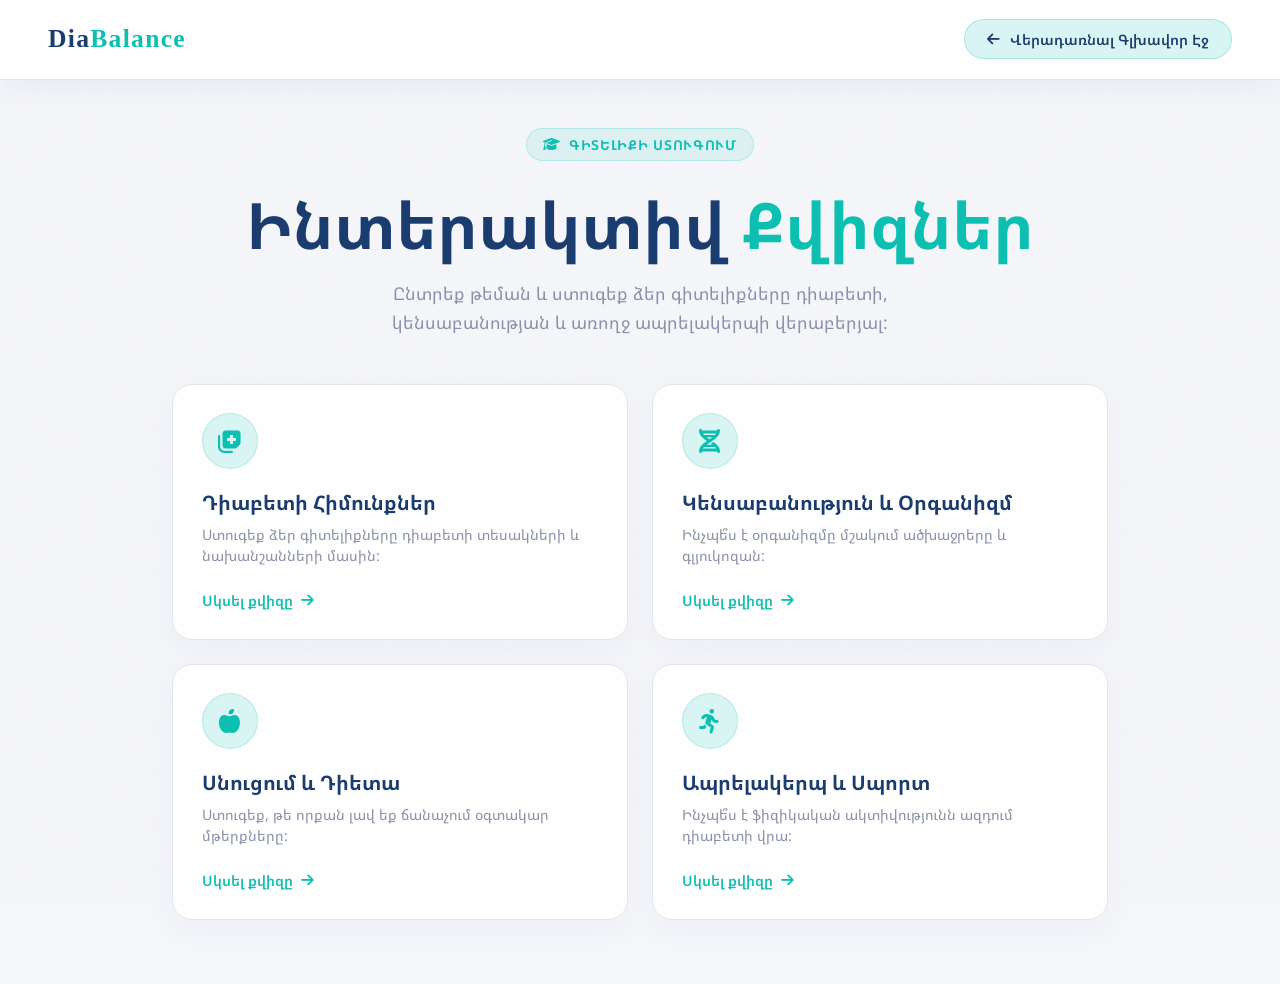
<file: quizzes.html>
<!DOCTYPE html>
<html lang="hy">
<head>
    <meta charset="UTF-8">
    <meta name="viewport" content="width=device-width, initial-scale=1.0">
    <title>Ինտերակտիվ Քվիզներ — DiaBalance</title>
    <!-- Font Awesome -->
    <link rel="stylesheet" href="https://cdnjs.cloudflare.com/ajax/libs/font-awesome/6.5.2/css/all.min.css" />
    <link href="https://fonts.googleapis.com/css2?family=DM+Sans:wght@300;400;500;600;700&family=Noto+Sans+Armenian:wght@300;400;500;600;700&display=swap" rel="stylesheet" />
    <!-- Mobile-first responsive overrides -->
    <link rel="stylesheet" href="mobile.css" />
    <style>
        :root {
            --bg: #f5f6fa;
            --surface: #ffffff;
            --surface-light: #f0f1f5;
            --blue: #1a3c6e;
            --teal: #0cbfb0;
            --teal-soft: rgba(12,191,176,0.15);
            --white: #1e2235;
            --gray: #8a91a8;
            --glass-bg: rgba(255, 255, 255, 0.85);
            --glass-border: #e2e4ed;
        }

        *, *::before, *::after { box-sizing: border-box; }
        body { margin: 0; padding: 0; font-family: 'Noto Sans Armenian', 'DM Sans', sans-serif; background: var(--bg); color: var(--white); min-height: 100vh; display: flex; flex-direction: column; position: relative; }
        
        body::after { content:''; position:fixed; inset:0; z-index:-1; pointer-events:none; background-image:url("data:image/svg+xml,%3Csvg viewBox='0 0 256 256' xmlns='http://www.w3.org/2000/svg'%3E%3Cfilter id='noise'%3E%3CfeTurbulence type='fractalNoise' baseFrequency='0.9' numOctaves='4' stitchTiles='stitch'/%3E%3C/filter%3E%3Crect width='100%25' height='100%25' filter='url(%23noise)' opacity='0.03'/%3E%3C/svg%3E"); background-repeat:repeat; background-size:200px; opacity:0.6; }

        /* Navbar */
        .nav-bar { position: fixed; top: 0; left: 0; right: 0; z-index: 100; display: flex; align-items: center; justify-content: space-between; padding: 1.2rem 3rem; background: var(--glass-bg); backdrop-filter: blur(12px); border-bottom: 1px solid var(--glass-border); box-shadow: 0 8px 32px rgba(26, 60, 110, .06); }
        .logo { font-family: 'Cormorant Garamond', serif; font-size: 1.6rem; font-weight: 600; color: var(--blue); text-decoration: none; letter-spacing: 0.05em; }
        .logo span { color: var(--teal); }
        
        .nav-back-btn { display: inline-flex; align-items: center; gap: 0.6rem; padding: 0.6rem 1.4rem; background: var(--teal-soft); color: var(--blue); border: 1px solid rgba(12,191,176,0.25); border-radius: 100px; font-size: 0.9rem; font-weight: 600; text-decoration: none; transition: all 0.3s ease; }
        .nav-back-btn:hover { background: var(--teal); color: #ffffff; transform: translateY(-2px); box-shadow: 0 4px 15px rgba(12,191,176,0.3); }

        /* Main Container */
        .main { flex: 1; padding: 8rem 2rem 4rem; max-width: 1000px; margin: 0 auto; width: 100%; display: flex; flex-direction: column; align-items: center; z-index: 10; }

        .glass-card { background: var(--glass-bg); backdrop-filter: blur(12px); border: 1px solid var(--glass-border); border-radius: 24px; padding: 2rem; width: 100%; box-shadow: 0 8px 32px rgba(26, 60, 110, .06); }

        /* Welcome Screen */
        .welcome-screen { text-align: center; width: 100%; }
        .badge { display: inline-flex; align-items: center; gap: 8px; background: rgba(12,191,176,0.1); color: var(--teal); padding: 6px 16px; border-radius: 100px; font-size: 0.85rem; font-weight: 700; letter-spacing: 0.05em; text-transform: uppercase; margin-bottom: 1.6rem; border: 1px solid rgba(12,191,176,0.2); }
        .page-title { font-size: clamp(2rem, 5vw, 3rem); font-weight: 700; margin: 0 0 1rem; color: var(--blue); }
        .page-title span { color: var(--teal); }
        .page-sub { color: var(--gray); font-size: 1.1rem; max-width: 600px; margin: 0 auto 3rem; line-height: 1.6; }

        .quiz-grid { display: grid; grid-template-columns: repeat(auto-fit, minmax(300px, 1fr)); gap: 1.5rem; width: 100%; }
        .quiz-card { background: var(--glass-bg); border: 1px solid var(--glass-border); border-radius: 20px; padding: 1.8rem; cursor: pointer; text-align: left; transition: all 0.3s; display: flex; flex-direction: column; box-shadow: 0 8px 32px rgba(26, 60, 110, .04); }
        .quiz-card:hover { border-color: var(--teal); transform: translateY(-4px); box-shadow: 0 15px 40px rgba(12,191,176,0.15); }
        .quiz-icon { width: 56px; height: 56px; border-radius: 50%; background: var(--teal-soft); color: var(--teal); display: flex; align-items: center; justify-content: center; font-size: 1.5rem; margin-bottom: 1.2rem; transition: all 0.3s; border: 1px solid rgba(12,191,176,0.2); }
        .quiz-card:hover .quiz-icon { background: var(--teal); color: #ffffff; }
        .quiz-title { font-size: 1.25rem; font-weight: 700; margin: 0 0 0.5rem; color: var(--blue); }
        .quiz-desc { color: var(--gray); font-size: 0.9rem; line-height: 1.5; margin: 0 0 1.5rem; flex: 1; }
        .quiz-start { color: var(--teal); font-weight: 600; font-size: 0.9rem; display: flex; align-items: center; gap: 8px; }
        .quiz-card:hover .quiz-start i { transform: translateX(4px); }

        /* Question Screen */
        .question-screen { width: 100%; max-width: 800px; display: none; }
        .q-header { display: flex; justify-content: space-between; align-items: center; margin-bottom: 2rem; }
        .q-title { font-size: 1.5rem; font-weight: 700; color: var(--teal); margin: 0; }
        .q-progress { background: var(--surface); border: 1px solid var(--glass-border); padding: 6px 16px; border-radius: 100px; color: var(--gray); font-weight: 600; font-size: 0.9rem; }
        
        .question-box { padding: 2.5rem; }
        .question-text { font-size: 1.3rem; font-weight: 600; margin: 0 0 2rem; line-height: 1.5; color: var(--blue); }
        
        .options-list { display: flex; flex-direction: column; gap: 1rem; }
        .option-btn { background: var(--surface); border: 1px solid var(--glass-border); color: var(--white); padding: 1.2rem 1.5rem; border-radius: 14px; font-size: 1.05rem; text-align: left; cursor: pointer; transition: all 0.2s; display: flex; justify-content: space-between; align-items: center; font-family: inherit; font-weight: 500; }
        .option-btn:hover { border-color: var(--teal); background: var(--teal-soft); color: var(--blue); }
        .option-btn i { color: var(--teal); opacity: 0; transition: opacity 0.2s; }
        .option-btn:hover i { opacity: 1; transform: translateX(4px); }
        
        .back-to-menu { text-align: center; margin-top: 2rem; }
        .back-to-menu button { background: none; border: none; color: var(--gray); cursor: pointer; text-decoration: underline; text-underline-offset: 4px; font-size: 0.9rem; transition: color 0.2s; font-family: inherit; }
        .back-to-menu button:hover { color: var(--blue); }

        /* Result Screen */
        .result-screen { width: 100%; max-width: 600px; text-align: center; display: none; margin-top: 2rem; }
        .result-box { padding: 3rem; }
        .result-icon { width: 100px; height: 100px; margin: 0 auto 1.5rem; background: var(--teal-soft); color: var(--teal); border-radius: 50%; display: flex; align-items: center; justify-content: center; font-size: 2.5rem; border: 1px solid rgba(12,191,176,0.2); }
        .result-title { font-size: 2rem; font-weight: 700; margin: 0 0 0.5rem; color: var(--blue); }
        .result-text { font-size: 1.1rem; color: var(--gray); margin: 0 0 2rem; }
        
        .progress-bar { width: 100%; height: 16px; background: var(--surface-light); border-radius: 100px; overflow: hidden; margin-bottom: 2rem; border: 1px solid var(--glass-border); }
        .progress-fill { height: 100%; background: linear-gradient(90deg, var(--teal), #1dd1a1); width: 0%; transition: width 1s ease-out; }
        
        .primary-btn { background: var(--teal); color: #ffffff; border: none; padding: 1rem 2.5rem; border-radius: 100px; font-size: 1rem; font-weight: 700; cursor: pointer; transition: all 0.2s; font-family: inherit; box-shadow: 0 4px 15px rgba(12,191,176,0.3); }
        .primary-btn:hover { background: #0aada0; transform: translateY(-2px); box-shadow: 0 8px 25px rgba(12,191,176,0.4); }
        
        @media (max-width: 640px) {
            .nav-bar { padding: 1rem 1.5rem; }
            .main { padding-top: 6rem; }
            .question-box { padding: 1.5rem; }
        }
    </style>
</head>
<body>
    <nav class="nav-bar">
        <a href="index.html" class="logo">Dia<span>Balance</span></a>
        <a href="index.html" class="nav-back-btn">
            <i class="fa-solid fa-arrow-left"></i> Վերադառնալ Գլխավոր Էջ
        </a>
    </nav>

    <main class="main">
        <!-- SCREEN: Welcome Selection -->
        <div class="welcome-screen" id="screen-welcome">
            <div class="badge"><i class="fa-solid fa-graduation-cap"></i> Գիտելիքի Ստուգում</div>
            <h1 class="page-title">Ինտերակտիվ <span>Քվիզներ</span></h1>
            <p class="page-sub">Ընտրեք թեման և ստուգեք ձեր գիտելիքները դիաբետի, կենսաբանության և առողջ ապրելակերպի վերաբերյալ:</p>
            <div class="quiz-grid" id="quiz-grid">
                <!-- Quizzes injected here via JS -->
            </div>
        </div>

        <!-- SCREEN: Questions -->
        <div class="question-screen" id="screen-question">
            <div class="q-header">
                <h2 class="q-title" id="q-category-title">Թեմա</h2>
                <span class="q-progress" id="q-progress-text">Հարց 1 / 5</span>
            </div>
            <div class="glass-card question-box">
                <h3 class="question-text" id="q-text">Հարցի տեքստը կհայտնվի այստեղ</h3>
                <div class="options-list" id="q-options">
                    <!-- Options injected via JS -->
                </div>
            </div>
            <div class="back-to-menu">
                <button onclick="resetApp()">Ընդհատել և վերադառնալ ընտրացանկ</button>
            </div>
        </div>

        <!-- SCREEN: Results -->
        <div class="result-screen" id="screen-result">
            <div class="glass-card result-box">
                <div class="result-icon" id="r-icon"><i class="fa-solid fa-star"></i></div>
                <h2 class="result-title">Արդյունքներ</h2>
                <p class="result-text" id="r-text">Դուք ճիշտ պատասխանեցիք X հարցի Y-ից:</p>
                <div class="progress-bar">
                    <div class="progress-fill" id="r-progress"></div>
                </div>
                <button class="primary-btn" onclick="resetApp()">Ընտրել այլ քվիզ</button>
            </div>
        </div>
    </main>

    <script>
        const QUIZZES = [
            {
                id: 1, title: "Դիաբետի Հիմունքներ", icon: "fa-solid fa-notes-medical",
                description: "Ստուգեք ձեր գիտելիքները դիաբետի տեսակների և նախանշանների մասին:",
                questions: [
                    { q: "Ո՞րն է 1-ին տիպի դիաբետի հիմնական պատճառը:", options: ["Ճարպակալումը", "Աուտոիմուն ռեակցիան", "Շատ քաղցրավենիք ուտելը", "Սթրեսը"], answer: 1 },
                    { q: "Ի՞նչ է ինսուլինը:", options: ["Վիտամին", "Արյան բջիջ", "Հորմոն, որն իջեցնում է շաքարը", "Հակաբիոտիկ"], answer: 2 },
                    { q: "Ո՞ր տարիքում է առավել հաճախ ի հայտ գալիս 2-րդ տիպի դիաբետը:", options: ["Մանկական հասակում", "40-ից բարձր", "Միայն տարեցների մոտ", "Անկախ տարիքից"], answer: 1 },
                    { q: "Ինչպե՞ս է կոչվում հղիության ընթացքում առաջացող դիաբետը:", options: ["Գեստացիոն", "Ժամանակավոր", "Տիպ 3", "Հորմոնալ"], answer: 0 },
                    { q: "Ո՞րն է արյան շաքարի նորմալ մակարդակը քաղցած ժամանակ (մմոլ/լ):", options: ["2.0 - 3.5", "4.0 - 5.9", "7.0 - 8.5", "8.5 - 10.0"], answer: 1 },
                    { q: "Ո՞ր տիպի դիաբետն է կոչվում «ինսուլինակախյալ»:", options: ["Տիպ 2", "Գեստացիոն", "Տիպ 1", "Լատենտ"], answer: 2 },
                    { q: "Կարո՞ղ է արդյոք դիաբետը լիովին բուժվել:", options: ["Այո, դեղահաբերով", "Ոչ, բայց այն կարելի է կառավարել", "Այո, դիետայի միջոցով", "Այո, ինսուլինով"], answer: 1 },
                    { q: "Նշվածներից ո՞րը դիաբետի ախտանիշ ՉԷ:", options: ["Մազաթափություն", "Ուժեղ ծարավ", "Հաճախակի միզարձակում", "Քաշի անբացատրելի կորուստ"], answer: 0 },
                    { q: "Ի՞նչ է նշանակում HbA1c (գլիկոզիլացված հեմոգլոբին) տերմինը:", options: ["Վերջին 3 ամսվա միջին շաքարը", "Վերջին 3 օրվա շաքարը", "Ինսուլինի քանակը", "Խոլեստերինը"], answer: 0 },
                    { q: "Ո՞րն է դիաբետի ժամանակ ամենավտանգավոր սուր բարդությունը:", options: ["Գլխացավ", "Ոտնաթաթի ցավ", "Հիպոգլիկեմիկ կոմա", "Հոգնածություն"], answer: 2 },
                ]
            },
            {
                id: 2, title: "Կենսաբանություն և Օրգանիզմ", icon: "fa-solid fa-dna",
                description: "Ինչպե՞ս է օրգանիզմը մշակում ածխաջրերը և գլյուկոզան:",
                questions: [
                    { q: "Ո՞ր օրգանն է արտադրում ինսուլին:", options: ["Լյարդը", "Երիկամները", "Ենթաստամոքսային գեղձը", "Ստամոքսը"], answer: 2 },
                    { q: "Ի՞նչ է տեղի ունենում ինսուլինառեզիստենտության դեպքում:", options: ["Ինսուլին չի արտադրվում", "Բջիջները չեն արձագանքում ինսուլինին", "Արյան շաքարը իջնում է", "Ենթաստամոքսային գեղձը դադարում է աշխատել"], answer: 1 },
                    { q: "Որտե՞ղ է պահվում գլյուկոզայի ավելցուկը (որպես գլիկոգեն):", options: ["Լյարդում և մկաններում", "Ոսկորներում", "Արյան մեջ", "Ուղեղում"], answer: 0 },
                    { q: "Ի՞նչ դեր ունեն բետա-բջիջները:", options: ["Արտադրում են հակամարմիններ", "Արտադրում են ինսուլին", "Քայքայում են շաքարը", "Պաշտպանում են վիրուսներից"], answer: 1 },
                    { q: "Ի՞նչ է գլյուկոզան:", options: ["Սպիտակուց", "Ճարպ", "Պարզ ածխաջուր (շաքար)", "Ֆերմենտ"], answer: 2 },
                    { q: "Ի՞նչ դեր ունի գլյուկագոն հորմոնը:", options: ["Բարձրացնում է արյան շաքարը", "Իջեցնում է արյան շաքարը", "Քայքայում է ճարպերը", "Կարգավորում է ճնշումը"], answer: 0 },
                    { q: "Ենթաստամոքսային գեղձի ո՞ր հատվածն է արտադրում հորմոններ:", options: ["Ծայրամասային հյուսվածքներ", "Լանգերհանսյան կղզյակներ", "Լեղապարկ", "Աղիներ"], answer: 1 },
                    { q: "Արյան միջոցով թթվածինը ո՞ր բջիջներն են տեղափոխում:", options: ["Լեյկոցիտներ", "Թրոմբոցիտներ", "Էրիթրոցիտներ", "Նեյրոններ"], answer: 2 },
                    { q: "Ինչպե՞ս է կոչվում օրգանիզմում նյութափոխանակության պրոցեսը:", options: ["Անաբոլիզմ", "Մետաբոլիզմ", "Կատաբոլիզմ", "Ֆագոցիտոզ"], answer: 1 },
                    { q: "Ո՞ր օրգանն է մաքրում արյունը տոքսիններից և ավելցուկային գլյուկոզայից:", options: ["Սիրտը", "Թոքերը", "Երիկամները", "Փայծաղը"], answer: 2 },
                ]
            },
            {
                id: 3, title: "Սնուցում և Դիետա", icon: "fa-solid fa-apple-whole",
                description: "Ստուգեք, թե որքան լավ եք ճանաչում օգտակար մթերքները:",
                questions: [
                    { q: "Ո՞ր մթերքն ունի ամենացածր գլիկեմիկ ինդեքսը:", options: ["Սպիտակ հաց", "Բրոկոլի", "Կարտոֆիլ", "Սեխ"], answer: 1 },
                    { q: "Ի՞նչ է Հացային Միավորը (XE):", options: ["10-12 գրամ ածխաջուր պարունակող չափաբաժին", "Կալորիաների հաշվարկման մեթոդ", "Հացի քաշը", "Ինսուլինի դոզա"], answer: 0 },
                    { q: "Ո՞ր ըմպելիքն է ամենաանվտանգը դիաբետիկի համար:", options: ["Մրգահյութ", "Գազավորված ըմպելիք", "Մաքուր ջուր", "Կվաս"], answer: 2 },
                    { q: "Ի՞նչ դեր ունի բջջանքը (կլետչատկա) սննդակարգում:", options: ["Բարձրացնում է շաքարը", "Դանդաղեցնում է ածխաջրերի ներծծումը", "Փոխարինում է ինսուլինին", "Ավելացնում է կալորիաներ"], answer: 1 },
                    { q: "Ո՞ր մթերքից պետք է խուսափել:", options: ["Տրանս ճարպեր (արագ սնունդ)", "Ընկուզեղեն", "Ձկնեղեն", "Կանաչեղեն"], answer: 0 },
                    { q: "Ո՞ր մթերքն Է պարունակում բարդ ածխաջրեր:", options: ["Շոկոլադ", "Հնդկաձավար (Գրեչկա)", "Մեղր", "Պաղպաղակ"], answer: 1 },
                    { q: "Նշվածներից ո՞րն է համարվում «արագ» ածխաջուր:", options: ["Մեղր", "Վարսակ", "Լոբի", "Ընկույզ"], answer: 0 },
                    { q: "Ի՞նչ են օմեգա-3 ճարպաթթուները:", options: ["Վնասակար ճարպեր", "Օգտակար ճարպեր, որոնք պաշտպանում են սիրտը", "Ածխաջրերի տեսակ", "Արհեստական հավելումներ"], answer: 1 },
                    { q: "Ո՞ր մթերքն է հարուստ սպիտակուցով:", options: ["Խնձոր", "Բրինձ", "Ձու", "Գազար"], answer: 2 },
                    { q: "Կարո՞ղ են դիաբետիկները ուտել մրգեր:", options: ["Ոչ, երբեք", "Այո, անսահմանափակ", "Այո, բայց չափավոր և հաշվարկելով", "Միայն չորացրած մրգեր"], answer: 2 },
                    { q: "Քանի՞ կալորիա է պարունակում 1 գրամ ճարպը:", options: ["4 կկալ", "7 կկալ", "9 կկալ", "12 կկալ"], answer: 2 },
                ]
            },
            {
                id: 4, title: "Ապրելակերպ և Սպորտ", icon: "fa-solid fa-person-running",
                description: "Ինչպե՞ս է ֆիզիկական ակտիվությունն ազդում դիաբետի վրա:",
                questions: [
                    { q: "Ինչպե՞ս է ազդում ֆիզիկական ակտիվությունը արյան շաքարի վրա:", options: ["Բարձրացնում է", "Նվազեցնում է", "Չի ազդում", "Դարձնում է անկայուն"], answer: 1 },
                    { q: "Ո՞ր մարզաձևն է ամենանախընտրելին սկսնակների համար:", options: ["Ծանրամարտ", "Արագավազք", "Քայլք և լող", "Բռնցքամարտ"], answer: 2 },
                    { q: "Ի՞նչ է պետք անել մարզումից առաջ, եթե շաքարը շատ ցածր է:", options: ["Սկսել մարզումը", "Ուտել ածխաջրեր (օր՝ բանան)", "Խմել շատ ջուր", "Ներարկել ինսուլին"], answer: 1 },
                    { q: "Ինչպե՞ս է քրոնիկ սթրեսն ազդում դիաբետի վրա:", options: ["Իջեցնում է շաքարը", "Բարձրացնում է կորտիզոլը և շաքարը", "Բուժում է դիաբետը", "Լավացնում է քունը"], answer: 1 },
                    { q: "Որքա՞ն պետք է տևի առողջ քունը:", options: ["4-5 ժամ", "7-8 ժամ", "10-12 ժամ", "Կապ չունի"], answer: 1 },
                    { q: "Ի՞նչ է խորհուրդ տրվում կրել մարզվելիս ոտքերը պաշտպանելու համար:", options: ["Բոբիկ մարզվել", "Հատուկ և հարմարավետ մարզակոշիկներ", "Նեղ կոշիկներ", "Ռետինե հողաթափեր"], answer: 1 },
                    { q: "Մարզման ընթացքում ի՞նչ պետք է միշտ ունենալ ձեռքի տակ:", options: ["Աղի սնունդ", "Արագ ածխաջուր՝ քաղցրավենիք կամ հյութ", "Սուրճ", "Ծանրաձող"], answer: 1 },
                    { q: "Եթե արյան շաքարը 15 մմոլ/լ է, կարելի՞ է արդյոք ինտենսիվ մարզվել:", options: ["Այո, առանց խնդրի", "Միայն դատարկ ստամոքսին", "Ոչ, վտանգավոր է", "Միայն ծանրություններ բարձրացնել"], answer: 2 },
                    { q: "Ալկոհոլի օգտագործումը ինչպե՞ս է ազդում դիաբետի վրա:", options: ["Բուժում է այն", "Չի ազդում", "Կարող է առաջացնել հանկարծակի հիպոգլիկեմիա", "Միայն բարձրացնում է շաքարը"], answer: 2 },
                    { q: "Ծխելը դիաբետով հիվանդների մոտ ինչի՞ ռիսկն է կրկնապատկում:", options: ["Մրսածության", "Սրտանոթային հիվանդությունների", "Տեսողության լավացման", "Գիրացման"], answer: 1 },
                ]
            }
        ];

        // State variables
        let currentQuiz = null;
        let currentQuestionIndex = 0;
        let score = 0;

        // DOM elements
        const screenWelcome = document.getElementById("screen-welcome");
        const screenQuestion = document.getElementById("screen-question");
        const screenResult = document.getElementById("screen-result");
        const quizGrid = document.getElementById("quiz-grid");
        
        // Render initial quiz grid
        function initApp() {
            quizGrid.innerHTML = "";
            QUIZZES.forEach((quiz, index) => {
                const card = document.createElement("div");
                card.className = "quiz-card";
                card.onclick = () => startQuiz(index);
                card.innerHTML = `
                    <div class="quiz-icon"><i class="${quiz.icon}"></i></div>
                    <h3 class="quiz-title">${quiz.title}</h3>
                    <p class="quiz-desc">${quiz.description}</p>
                    <div class="quiz-start">Սկսել քվիզը <i class="fa-solid fa-arrow-right"></i></div>
                `;
                quizGrid.appendChild(card);
            });
        }

        function startQuiz(index) {
            currentQuiz = QUIZZES[index];
            currentQuestionIndex = 0;
            score = 0;
            
            document.getElementById("q-category-title").textContent = currentQuiz.title;
            
            screenWelcome.style.display = "none";
            screenQuestion.style.display = "block";
            
            renderQuestion();
        }

        function renderQuestion() {
            const q = currentQuiz.questions[currentQuestionIndex];
            
            document.getElementById("q-progress-text").textContent = `Հարց ${currentQuestionIndex + 1} / ${currentQuiz.questions.length}`;
            document.getElementById("q-text").textContent = q.q;
            
            const optionsContainer = document.getElementById("q-options");
            optionsContainer.innerHTML = "";
            
            q.options.forEach((opt, idx) => {
                const btn = document.createElement("button");
                btn.className = "option-btn";
                btn.id = `opt-${idx}`;
                btn.innerHTML = `<span>${opt}</span><i class="fa-solid fa-chevron-right"></i>`;
                btn.onclick = () => handleAnswer(idx);
                optionsContainer.appendChild(btn);
            });
        }

        function handleAnswer(selectedIndex) {
            const q = currentQuiz.questions[currentQuestionIndex];
            const isCorrect = (selectedIndex === q.answer);
            
            const selectedBtn = document.getElementById(`opt-${selectedIndex}`);
            const correctBtn = document.getElementById(`opt-${q.answer}`);
            
            // Disable all buttons
            document.querySelectorAll(".option-btn").forEach(btn => btn.style.pointerEvents = "none");
            
            if (isCorrect) {
                score++;
                selectedBtn.style.backgroundColor = "rgba(12, 191, 176, 0.15)";
                selectedBtn.style.borderColor = "var(--teal)";
                selectedBtn.style.color = "var(--teal)";
                selectedBtn.querySelector("i").className = "fa-solid fa-check";
                selectedBtn.querySelector("i").style.opacity = "1";
            } else {
                selectedBtn.style.backgroundColor = "rgba(224, 82, 82, 0.1)";
                selectedBtn.style.borderColor = "#e05252";
                selectedBtn.style.color = "#e05252";
                selectedBtn.querySelector("i").className = "fa-solid fa-xmark";
                selectedBtn.querySelector("i").style.opacity = "1";
                
                // Highlight correct
                if(correctBtn) {
                    correctBtn.style.backgroundColor = "rgba(12, 191, 176, 0.15)";
                    correctBtn.style.borderColor = "var(--teal)";
                    correctBtn.style.color = "var(--teal)";
                    correctBtn.querySelector("i").className = "fa-solid fa-check";
                    correctBtn.querySelector("i").style.opacity = "1";
                }
            }
            
            setTimeout(() => {
                currentQuestionIndex++;
                if (currentQuestionIndex < currentQuiz.questions.length) {
                    renderQuestion();
                } else {
                    showResult();
                }
            }, 1200);
        }

        function showResult() {
            screenQuestion.style.display = "none";
            screenResult.style.display = "block";
            
            const total = currentQuiz.questions.length;
            const incorrect = total - score;
            
            document.getElementById("r-text").innerHTML = `
                <div style="font-size: 1.15rem; color: var(--blue); margin-bottom: 1rem;">
                    Ճիշտ պատասխաններ՝ <strong style="color: var(--teal);">${score}</strong><br>
                    Սխալ պատասխաններ՝ <strong style="color: #e05252;">${incorrect}</strong>
                </div>
                Դուք ճիշտ պատասխանեցիք հարցերի ${Math.round((score/total)*100)}%-ին:
            `;
            
            const iconEl = document.getElementById("r-icon");
            if (score === total) {
                iconEl.innerHTML = '<i class="fa-solid fa-trophy"></i>';
                iconEl.style.color = "#fde74c";
                iconEl.style.background = "rgba(253,231,76,0.15)";
            } else {
                iconEl.innerHTML = '<i class="fa-solid fa-star"></i>';
                iconEl.style.color = "var(--teal)";
                iconEl.style.background = "var(--teal-soft)";
            }
            
            // animate progress
            setTimeout(() => {
                const percentage = (score / total) * 100;
                document.getElementById("r-progress").style.width = percentage + "%";
            }, 100);
        }

        function resetApp() {
            currentQuiz = null;
            document.getElementById("r-progress").style.width = "0%";
            screenQuestion.style.display = "none";
            screenResult.style.display = "none";
            screenWelcome.style.display = "block";
        }

        // Run
        initApp();
    </script>
    <!-- Mobile burger nav -->
    <script src="mobile-nav.js"></script>
</body>
</html>
</file>
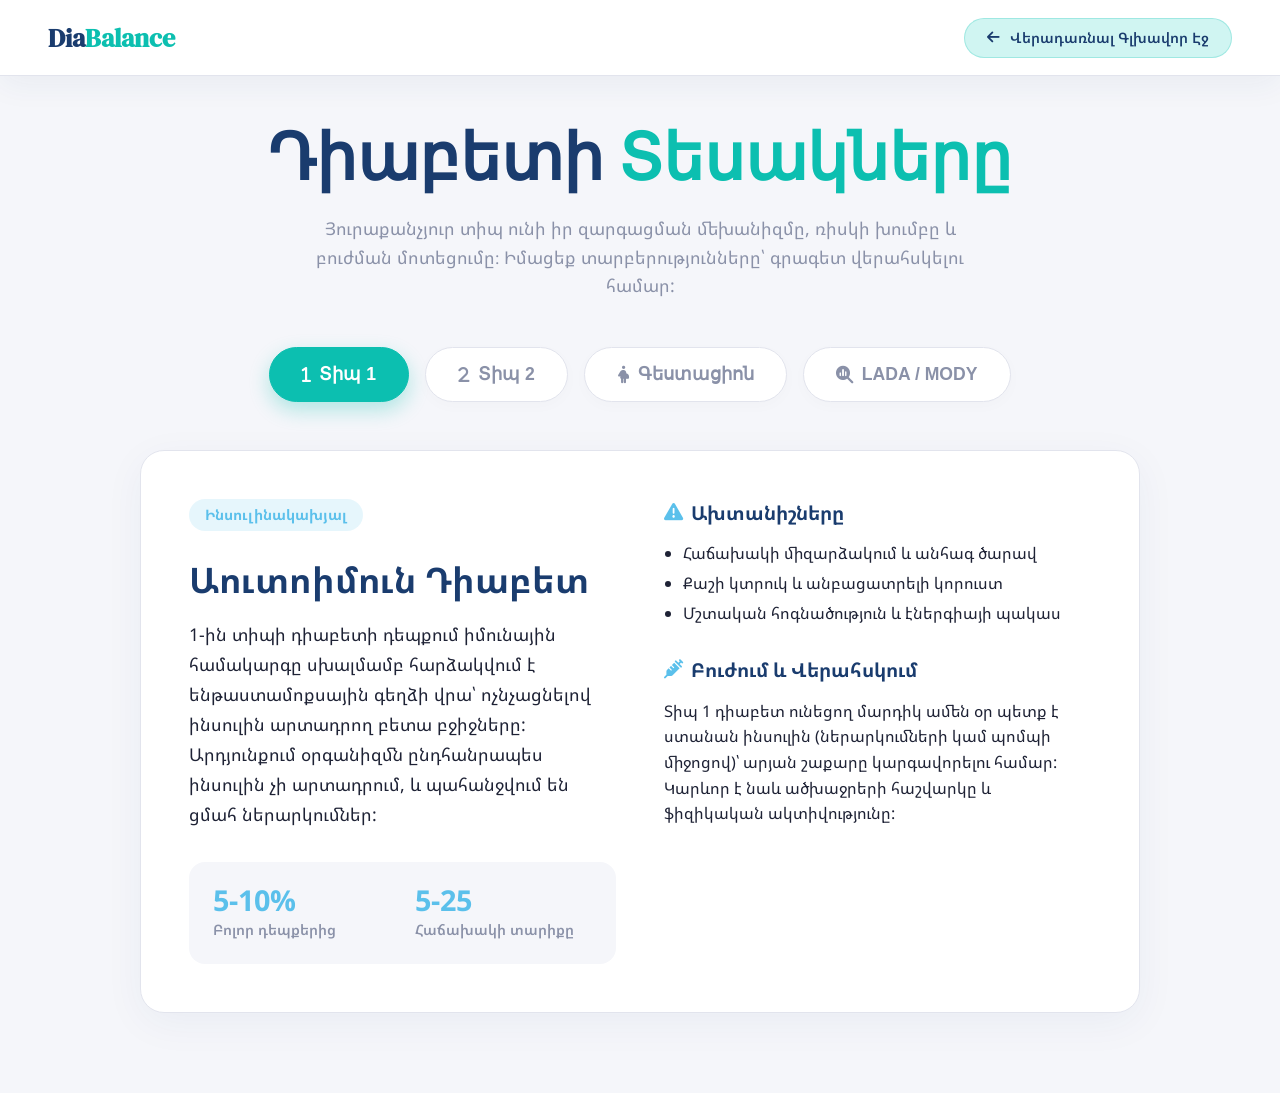
<file: types.html>
<!DOCTYPE html>
<html lang="hy">
<head>
    <meta charset="UTF-8">
    <meta name="viewport" content="width=device-width, initial-scale=1.0">
    <title>Դիաբետի Տեսակները — DiaBalance</title>
    <!-- Fonts and Icons -->
    <link rel="preconnect" href="https://fonts.googleapis.com">
    <link rel="preconnect" href="https://fonts.gstatic.com" crossorigin>
    <link href="https://fonts.googleapis.com/css2?family=DM+Sans:wght@400;500;700&family=DM+Serif+Display&family=Noto+Sans+Armenian:wght@400;500;600;700&display=swap" rel="stylesheet">
    <link rel="stylesheet" href="https://cdnjs.cloudflare.com/ajax/libs/font-awesome/6.5.2/css/all.min.css">
    <link rel="stylesheet" href="mobile.css">
    <style>
        :root {
            --bg: #f5f6fa; --surface: #ffffff; --blue: #1a3c6e;
            --teal: #0cbfb0; --teal-soft: #d0f5f2;
            --gray-100: #f0f1f5; --gray-200: #e2e4ed; --gray-500: #8a91a8; --gray-800: #1e2235;
        }
        *, *::before, *::after { box-sizing: border-box; }
        body, html { margin: 0; padding: 0; width: 100%; font-family: 'Noto Sans Armenian', 'DM Sans', sans-serif; background: var(--bg); color: var(--gray-800); min-height: 100vh; scroll-behavior: smooth; }
        nav { position: fixed; top: 0; left: 0; right: 0; z-index: 50; display: flex; align-items: center; justify-content: space-between; padding: 1.1rem 3rem; background: rgba(255, 255, 255, 0.95); backdrop-filter: blur(16px); -webkit-backdrop-filter: blur(16px); border-bottom: 1px solid var(--gray-200); box-shadow: 0 8px 32px rgba(26, 60, 110, .06); }
        .logo { font-family: 'DM Serif Display', serif; font-size: 1.6rem; font-weight: 600; color: var(--blue); text-decoration: none; }
        .logo span { color: var(--teal); }
        .nav-back-btn { display: inline-flex; align-items: center; gap: 0.6rem; padding: 0.6rem 1.4rem; background: var(--teal-soft); color: var(--blue) !important; border: 1px solid rgba(12, 191, 176, 0.25); border-radius: 100px; font-size: 0.9rem; font-weight: 600; text-decoration: none; transition: all 0.3s ease; }
        .nav-back-btn:hover { background: var(--teal); color: #ffffff !important; transform: translateY(-2px); box-shadow: 0 4px 15px rgba(12, 191, 176, 0.3); }
        .content-wrapper { padding-top: 120px; padding-bottom: 80px; max-width: 1000px; margin: 0 auto; width: 90%; }
        .page-title { text-align: center; font-size: clamp(2rem, 5vw, 3.5rem); font-family: 'DM Serif Display', serif; color: var(--blue); margin-bottom: 1rem; margin-top:0;}
        .page-title span { color: var(--teal); }
        .page-subtitle { text-align: center; color: var(--gray-500); font-size: 1.1rem; margin-bottom: 3rem; line-height: 1.6; max-width: 700px; margin-left: auto; margin-right: auto;}

        /* Tab Styles */
        .tab-nav { display: flex; gap: 1rem; margin-bottom: 3rem; flex-wrap: wrap; justify-content: center; }
        .tab-btn { background: var(--surface); border: 1px solid var(--gray-200); padding: 1rem 2rem; border-radius: 100px; font-size: 1.1rem; font-weight: 700; color: var(--gray-500); cursor: pointer; transition: all 0.3s; display: flex; align-items: center; gap: 0.5rem; box-shadow: 0 4px 15px rgba(0,0,0,0.02); }
        .tab-btn:hover { border-color: var(--teal); color: var(--blue); transform: translateY(-2px); }
        .tab-btn.active { background: var(--teal); border-color: var(--teal); color: white; box-shadow: 0 8px 20px rgba(12, 191, 176, 0.3); }
        
        .tab-pane { display: none; background: var(--surface); border: 1px solid var(--gray-200); border-radius: 24px; padding: 3rem; box-shadow: 0 10px 40px rgba(26, 60, 110, 0.05); animation: fadeIn 0.5s ease-out forwards; }
        .tab-pane.active { display: block; }
        @keyframes fadeIn { from { opacity: 0; transform: translateY(20px); } to { opacity: 1; transform: translateY(0); } }

        .type-grid { display: grid; grid-template-columns: 1fr 1fr; gap: 3rem; }
        .type-header h2 { font-size: 2.2rem; color: var(--blue); margin-top: 0; margin-bottom: 1rem; }
        .type-tag { display: inline-block; padding: 0.4rem 1rem; border-radius: 100px; font-size: 0.9rem; font-weight: 700; margin-bottom: 1.5rem; }
        .type-desc { font-size: 1.1rem; color: var(--gray-800); line-height: 1.7; margin-bottom: 2rem; }
        
        .fact-box { background: var(--bg); border-radius: 16px; padding: 1.5rem; display: grid; grid-template-columns: 1fr 1fr; gap: 1.5rem; }
        .fact-item strong { display: block; font-size: 1.8rem; color: var(--teal); margin-bottom: 0.2rem; line-height: 1; }
        .fact-item span { font-size: 0.9rem; color: var(--gray-500); font-weight: 600; }
        
        .type-details h4 { font-size: 1.2rem; color: var(--blue); margin-top: 0; margin-bottom: 0.8rem; display: flex; align-items: center; gap: 0.5rem; }
        .type-details p { color: var(--gray-800); margin-bottom: 2rem; line-height: 1.6; }
        .type-details ul { padding-left: 1.2rem; margin-bottom: 2rem; }
        .type-details li { margin-bottom: 0.5rem; }

        @media(max-width: 900px) {
            .type-grid { grid-template-columns: 1fr; gap: 2rem; }
            .tab-pane { padding: 1.5rem; }
            .tab-btn { padding: 0.8rem 1.2rem; font-size: 0.95rem; flex: 1 1 calc(50% - 1rem); justify-content: center;}
        }
        @media(max-width: 640px) { nav { padding: 1rem 1.5rem; } }
    </style>
</head>
<body>
    <nav id="navbar">
        <a href="index.html" class="logo">Dia<span>Balance</span></a>
        <a href="index.html" class="nav-back-btn"><i class="fa-solid fa-arrow-left"></i> Վերադառնալ Գլխավոր Էջ</a>
    </nav>

    <div class="content-wrapper">
        <h1 class="page-title">Դիաբետի <span>Տեսակները</span></h1>
        <p class="page-subtitle">Յուրաքանչյուր տիպ ունի իր զարգացման մեխանիզմը, ռիսկի խումբը և բուժման մոտեցումը։ Իմացեք տարբերությունները՝ գրագետ վերահսկելու համար:</p>

        <!-- Tabs Navigation -->
        <div class="tab-nav">
            <button class="tab-btn active" data-target="tab-t1"><i class="fa-solid fa-1"></i> Տիպ 1</button>
            <button class="tab-btn" data-target="tab-t2"><i class="fa-solid fa-2"></i> Տիպ 2</button>
            <button class="tab-btn" data-target="tab-tg"><i class="fa-solid fa-person-pregnant"></i> Գեստացիոն</button>
            <button class="tab-btn" data-target="tab-tm"><i class="fa-solid fa-magnifying-glass-chart"></i> LADA / MODY</button>
        </div>

        <!-- Tab 1 -->
        <div class="tab-pane active" id="tab-t1">
            <div class="type-grid">
                <div>
                    <div class="type-header">
                        <span class="type-tag" style="background:rgba(91,192,235,0.15);color:#5bc0eb;">Ինսուլինակախյալ</span>
                        <h2>Աուտոիմուն Դիաբետ</h2>
                        <p class="type-desc">1-ին տիպի դիաբետի դեպքում իմունային համակարգը սխալմամբ հարձակվում է ենթաստամոքսային գեղձի վրա՝ ոչնչացնելով ինսուլին արտադրող բետա բջիջները: Արդյունքում օրգանիզմն ընդհանրապես ինսուլին չի արտադրում, և պահանջվում են ցմահ ներարկումներ:</p>
                    </div>
                    <div class="fact-box">
                        <div class="fact-item"><strong style="color:#5bc0eb;">5-10%</strong><span>Բոլոր դեպքերից</span></div>
                        <div class="fact-item"><strong style="color:#5bc0eb;">5-25</strong><span>Հաճախակի տարիքը</span></div>
                    </div>
                </div>
                <div class="type-details">
                    <h4><i class="fa-solid fa-triangle-exclamation" style="color:#5bc0eb;"></i> Ախտանիշները</h4>
                    <ul>
                        <li>Հաճախակի միզարձակում և անհագ ծարավ</li>
                        <li>Քաշի կտրուկ և անբացատրելի կորուստ</li>
                        <li>Մշտական հոգնածություն և էներգիայի պակաս</li>
                    </ul>
                    <h4><i class="fa-solid fa-syringe" style="color:#5bc0eb;"></i> Բուժում և Վերահսկում</h4>
                    <p>Տիպ 1 դիաբետ ունեցող մարդիկ ամեն օր պետք է ստանան ինսուլին (ներարկումների կամ պոմպի միջոցով)՝ արյան շաքարը կարգավորելու համար: Կարևոր է նաև ածխաջրերի հաշվարկը և ֆիզիկական ակտիվությունը:</p>
                </div>
            </div>
        </div>

        <!-- Tab 2 -->
        <div class="tab-pane" id="tab-t2">
            <div class="type-grid">
                <div>
                    <div class="type-header">
                        <span class="type-tag" style="background:rgba(26,188,156,0.15);color:var(--teal);">Ինսուլինառեզիստենտ</span>
                        <h2>Ապրելակերպի Դիաբետ</h2>
                        <p class="type-desc">2-րդ տիպի դիաբետի դեպքում օրգանիզմի բջիջները դադարում են ճիշտ արձագանքել ինսուլինին: Ենթաստամոքսային գեղձն աշխատում է գերծանրաբեռնված ռեժիմով՝ փորձելով կոմպենսացնել, մինչև որ սպառվում է:</p>
                    </div>
                    <div class="fact-box">
                        <div class="fact-item"><strong style="color:var(--teal);">90%</strong><span>Բոլոր դեպքերից</span></div>
                        <div class="fact-item"><strong style="color:var(--teal);">40+</strong><span>Հաճախակի տարիքը</span></div>
                    </div>
                </div>
                <div class="type-details">
                    <h4><i class="fa-solid fa-burger" style="color:var(--teal);"></i> Ռիսկի Գործոնները</h4>
                    <ul>
                        <li>Ավելորդ քաշ և ճարպակալում</li>
                        <li>Նստակյաց կյանք և անառողջ սնունդ</li>
                        <li>Ժառանգական նախատրամադրվածություն</li>
                    </ul>
                    <h4><i class="fa-solid fa-leaf" style="color:var(--teal);"></i> Բուժում և Վերահսկում</h4>
                    <p>Բուժման հիմքում ընկած է առողջ ապրելակերպը՝ ճիշտ սննդակարգ և կանոնավոր մարզումներ: Հաճախ նշանակվում են արյան շաքարն իջեցնող հաբեր, հազվադեպ պահանջվում է ինսուլին:</p>
                </div>
            </div>
        </div>

        <!-- Tab 3 -->
        <div class="tab-pane" id="tab-tg">
            <div class="type-grid">
                <div>
                    <div class="type-header">
                        <span class="type-tag" style="background:rgba(253,231,76,0.15);color:#e2c510;">Ժամանակավոր</span>
                        <h2>Հղիների Դիաբետ</h2>
                        <p class="type-desc">Գեստացիոն դիաբետը զարգանում է բացառապես հղիության ընթացքում՝ հորմոնալ մեծ փոփոխությունների պատճառով: Այն սովորաբար ինքնուրույն անհետանում է ծննդաբերությունից հետո:</p>
                    </div>
                    <div class="fact-box">
                        <div class="fact-item"><strong style="color:#e2c510;">24-28</strong><span>Շաբաթում բացահայտում</span></div>
                        <div class="fact-item"><strong style="color:#e2c510;">Բարձր ռիսկ</strong><span>Ապագա Տիպ 2-ի համար</span></div>
                    </div>
                </div>
                <div class="type-details">
                    <h4><i class="fa-solid fa-baby-carriage" style="color:#e2c510;"></i> Ռիսկի Գործոնները</h4>
                    <ul>
                        <li>Ավելորդ քաշ հղիությունից առաջ</li>
                        <li>Պոլիկիստոզային ձվարանների համախտանիշ</li>
                        <li>Դիաբետի ընտանեկան անամնեզ</li>
                    </ul>
                    <h4><i class="fa-solid fa-stethoscope" style="color:#e2c510;"></i> Վերահսկում</h4>
                    <p>Վերահսկվում է հատուկ դիետայով, չափավոր ֆիզիկական ակտիվությամբ և գլյուկոմետրով պարբերական չափումներով։ Որոշ դեպքերում նշանակվում է ինսուլին՝ պտղի առողջությունն ապահովելու համար:</p>
                </div>
            </div>
        </div>

        <!-- Tab 4 -->
        <div class="tab-pane" id="tab-tm">
            <div class="type-grid">
                <div>
                    <div class="type-header">
                        <span class="type-tag" style="background:rgba(138,145,168,0.15);color:var(--gray-500);">Հազվադեպ Հանդիպող</span>
                        <h2>LADA և MODY</h2>
                        <p class="type-desc">Բացի հիմնական տեսակներից, գոյություն ունեն դիաբետի սպեցիֆիկ տեսակներ, որոնք հաճախ սխալ են ախտորոշվում տարիքի կամ քաշի պատճառով:</p>
                    </div>
                </div>
                <div class="type-details">
                    <h4><i class="fa-solid fa-mask"></i> LADA (Latent Autoimmune Diabetes in Adults)</h4>
                    <p>Սա Տիպ 1 դիաբետի դանդաղ զարգացող ձևն է, որն ախտորոշվում է մեծ տարիքում: Հաճախ սխալմամբ շփոթում են Տիպ 2-ի հետ, սակայն այն չի արձագանքում դիետային կամ դեղահաբերին և պահանջում է ինսուլինի ներարկումներ:</p>
                    
                    <h4><i class="fa-solid fa-network-wired"></i> MODY (Maturity-Onset Diabetes of the Young)</h4>
                    <p>Խիստ ժառանգական, գենետիկ մուտացիայով պայմանավորված դիաբետ է։ Սովորաբար ախտորոշվում է մինչև 25 տարեկան անձանց մոտ, ովքեր չունեն ավելորդ քաշ։ Բուժումը կախված է մուտացված գենի տեսակից:</p>
                </div>
            </div>
        </div>

    </div>

    <script src="mobile-nav.js"></script>
    <script>
        document.addEventListener('DOMContentLoaded', () => {
            const tabs = document.querySelectorAll('.tab-btn');
            const panes = document.querySelectorAll('.tab-pane');

            tabs.forEach(tab => {
                tab.addEventListener('click', () => {
                    tabs.forEach(t => t.classList.remove('active'));
                    panes.forEach(p => p.classList.remove('active'));
                    
                    tab.classList.add('active');
                    document.getElementById(tab.getAttribute('data-target')).classList.add('active');
                });
            });
        });
    </script>
</body>
</html>
</file>
<file: mobile.css>
/*
 * DiaBalance — Global Mobile-First Responsive Overrides
 * Strategy: Clean separation between Desktop (md/lg) and Mobile.
 */

/* =====================================================================
   RESET & BASE
   ===================================================================== */
*, *::before, *::after { box-sizing: border-box; }

:root {
  --mob-px: 1rem;
  --tab-px: 2rem;
  --desk-px: 3rem;
  --nav-h: 72px;
}

html, body { max-width: 100%; overflow-x: hidden; }
img, video, canvas { max-width: 100%; height: auto; }

/* =====================================================================
   TYPOGRAPHY — Blueprint: text-2xl sm:text-3xl md:text-5xl
   ===================================================================== */
.page-title,
h1.page-title,
.headline { 
  font-size: 1.5rem !important; /* text-2xl base */
  line-height: 1.2 !important; 
  text-align: center;
}

@media (min-width: 640px) {
  .page-title, h1.page-title, .headline {
    font-size: 1.875rem !important; /* text-3xl sm: */
  }
}

@media (min-width: 768px) {
  .page-title, h1.page-title, .headline {
    font-size: 3rem !important; /* text-5xl md: */
  }
}

@media (min-width: 1024px) {
  .page-title, h1.page-title, .headline {
    font-size: 4rem !important; /* Desktop gorgeous design */
  }
}

/* =====================================================================
   NAVBAR & SIDEBAR
   ===================================================================== */

/* Desktop Nav (Hidden on Mobile) */
.nav-links {
  display: flex !important;
  align-items: center;
  gap: 1.5rem;
}

/* Mobile Sidebar (Hidden on Desktop) */
.mob-drawer {
  position: fixed;
  top: 0; left: -320px;
  width: min(300px, 85vw);
  height: 100%;
  background: #fff;
  z-index: 1000;
  display: none; /* Logic below */
  flex-direction: column;
  padding: 5rem 1.5rem 2rem;
  transition: left 0.35s cubic-bezier(0.22,0.87,0.38,0.99);
  box-shadow: 8px 0 40px rgba(26,60,110,.15);
  overflow-y: auto;
}
.mob-drawer.open { left: 0 !important; display: flex !important; }

/* Mobile Burger (Hidden on Desktop) */
.mob-burger {
  display: none;
  flex-direction: column;
  justify-content: center;
  align-items: center;
  gap: 5px;
  width: 44px; height: 44px;
  border: none;
  background: none;
  cursor: pointer;
  z-index: 1001;
}
.mob-burger span {
  display: block;
  width: 24px; height: 2px;
  background: #1a3c6e;
  border-radius: 2px;
  transition: all 0.3s;
}

/* RESPONSIVE NAV LOGIC */
@media (max-width: 1023px) {
  .nav-links { display: none !important; }
  .mob-burger { display: flex !important; }
  .mob-drawer { display: flex; }
  nav, .nav-bar { padding: 0.8rem var(--mob-px) !important; }
}

@media (min-width: 1024px) {
  .mob-burger { display: none !important; }
  .mob-drawer { display: none !important; }
  .mob-drawer-overlay { display: none !important; }
}

/* =====================================================================
   GRIDS — Blueprint: grid-cols-1 stacking
   ===================================================================== */
.resp-grid-2, .ds-intro-inner, .ds-sym-inner, .ds-sym-grid, 
.ds-cards, .type-hero, .type-detail-grid, .photo-row, .grid {
  display: grid !important;
  grid-template-columns: 1fr !important;
  gap: 1.5rem !important;
}

@media (min-width: 768px) {
  .resp-grid-2, .ds-intro-inner, .ds-sym-inner, .ds-sym-grid, .photo-row {
    grid-template-columns: repeat(2, 1fr) !important;
  }
  .ds-cards, .type-detail-grid {
    grid-template-columns: repeat(3, 1fr) !important;
  }
  .type-hero {
    grid-template-columns: 1fr 1.2fr !important;
  }
  .ds-accent-banner {
    grid-column: span 3 !important;
  }
}

/* =====================================================================
   CLEANUP & UTILITIES
   ===================================================================== */
.content-wrapper { padding-top: var(--nav-h); }
.section-pad { padding: 80px 0; }

@media (max-width: 640px) {
  .section-pad { padding: 60px 0; }
  .ds-wrap { padding: 0 1.2rem; }
}

/* Burger Animation */
.mob-burger.open span:nth-child(1) { transform: translateY(7px) rotate(45deg); }
.mob-burger.open span:nth-child(2) { opacity: 0; }
.mob-burger.open span:nth-child(3) { transform: translateY(-7px) rotate(-45deg); }

/* Overlay */
.mob-drawer-overlay {
  display: none;
  position: fixed;
  inset: 0;
  background: rgba(26,60,110,0.35);
  z-index: 999;
  backdrop-filter: blur(2px);
}
.mob-drawer-overlay.visible { display: block !important; }
/ *   U s e r   R e q u e s t e d   O v e r r i d e s   * / 
 @ m e d i a   ( m a x - w i d t h :   6 4 0 p x )   { 
     . n a v - b a c k - b t n   { 
         p a d d i n g :   0 . 8 r e m   1 . 6 r e m   ! i m p o r t a n t ; 
         f o n t - s i z e :   1 . 0 5 r e m   ! i m p o r t a n t ; 
     } 
 } 
 
 / *   B e a u t i f u l   a n i m a t i o n   w h e n   o p e n i n g   l i s t s / a c c o r d i o n s   * / 
 . a c c - c o n t e n t   { 
     t r a n s i t i o n :   m a x - h e i g h t   0 . 6 s   c u b i c - b e z i e r ( 0 . 4 ,   0 ,   0 . 2 ,   1 ) ,   o p a c i t y   0 . 5 s   e a s e - i n - o u t   ! i m p o r t a n t ; 
     o p a c i t y :   0 ; 
 } 
 . a c c o r d i o n . a c t i v e   . a c c - c o n t e n t   { 
     o p a c i t y :   1 ; 
 } 
 @ k e y f r a m e s   i c o n B o u n c e   { 
     0 %   {   t r a n s f o r m :   s c a l e ( 1 ) ;   } 
     5 0 %   {   t r a n s f o r m :   s c a l e ( 1 . 2 ) ;   } 
     1 0 0 %   {   t r a n s f o r m :   s c a l e ( 1 ) ;   } 
 } 
 . a c c o r d i o n . a c t i v e   . a c c - i c o n   { 
     a n i m a t i o n :   i c o n B o u n c e   0 . 4 s   e a s e - o u t ; 
 } 
  
 
</file>
